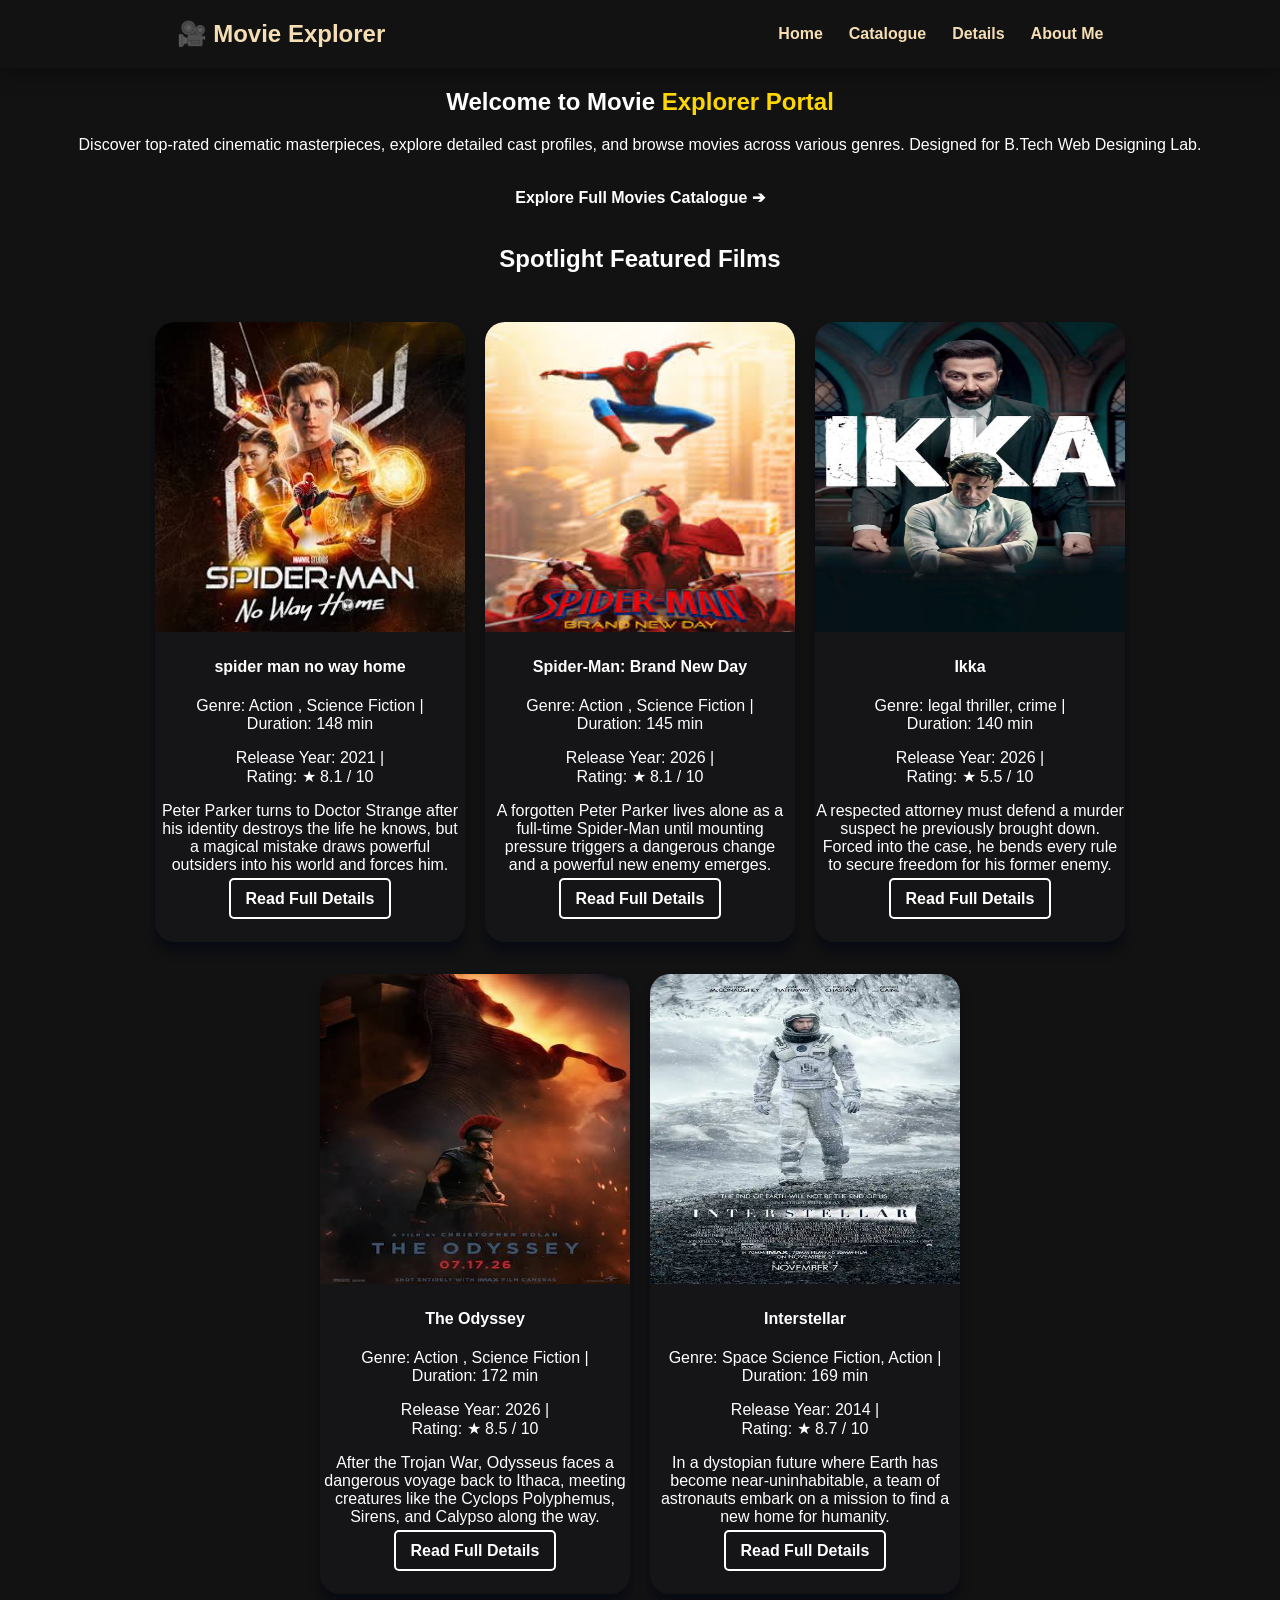
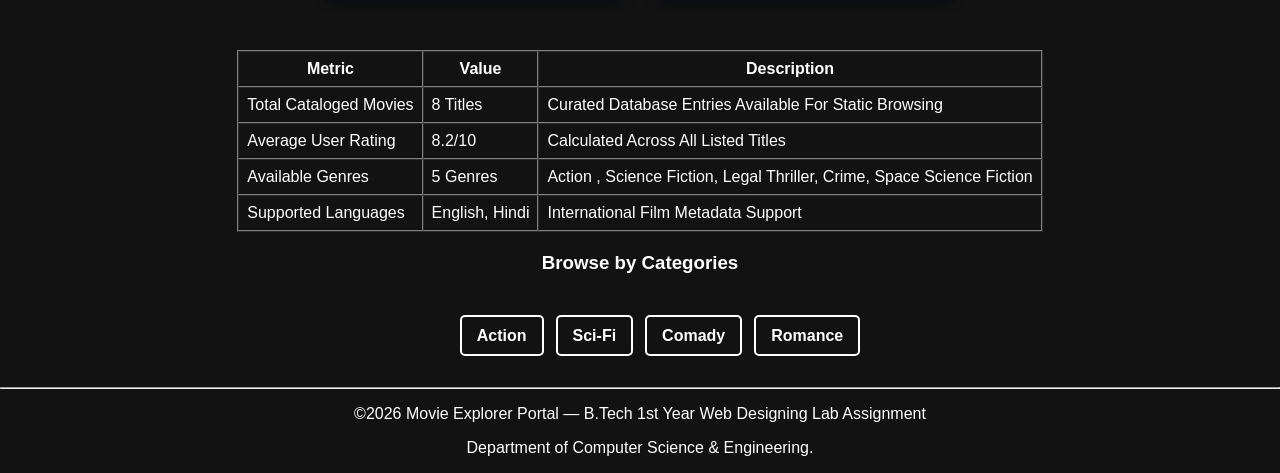
<file: index.html>
<!doctype html>
<html lang="en">
  <head>
    <meta charset="UTF-8" />
    <meta name="viewport" content="width=device-width, initial-scale=1.0" />
    <link rel="stylesheet" href="CSS/style.css" />
    <link rel="stylesheet" href="CSS/Animations.css" />
    <link rel="preconnect" href="https://fonts.googleapis.com">
    <link rel="preconnect" href="https://fonts.gstatic.com" crossorigin>
    <link href="https://fonts.googleapis.com/css2?family=Orbitron:wght@400..900&display=swap" rel="stylesheet">
    <title>MovieExplorer - Home</title>
  </head>
  <body>
    <!-- This is Header / Nevigation Bar of My website  -->
    <header>
        <h2><a href="index.html">🎥 Movie Explorer</a></h2>
        <nav class="nav-links center">
            <ul>
            <li><a href="index.html">Home</a></li>
            <li><a href="Pages/Catalogue.html">Catalogue</a></li>
            <li><a href="Pages/Details.html">Details</a></li>
            <li><a href="Pages/About.html">About Me</a></li>
            </ul>
        </nav>
    </header>
    <!-- This is Main section of My Website's Home Page -->
    <main>
        <section class="center">
            <h1>Welcome to Movie <span style="color: gold;">Explorer Portal</span></h1>
            <p>Discover top-rated cinematic masterpieces, explore detailed cast profiles, and browse movies across various genres. Designed for B.Tech Web Designing Lab.</p><br>
            <a href="./Catalogue.html" class="link">Explore Full Movies Catalogue &#10132;</a>
        </section>
        <br>
        <section>
            <h1 class="center">Spotlight Featured Films</h1><br>
            <div class="cards">
                <article class="card">
                    <img src="./Media/Movie_1.jpeg" alt="image not loaded" class="img" />
                    <div class="pad-5">
                        <h4>spider man no way home</h4>
                        <p>Genre: Action , Science Fiction |<br />Duration: 148 min</p>
                        <p>Release Year: 2021 |<br />Rating: ★ 8.1 / 10</p>
                        <p>Peter Parker turns to Doctor Strange after his identity destroys the life he knows, but a magical mistake draws powerful outsiders into his world and forces him.</p>
                        <a href="./Details.html#movie-1">Read Full Details</a>
                    </div>
                </article>
                <article class="card">
                    <img src="./Media/Movie_2.jpeg" alt="image not loaded" class="img" />
                    <div class="pad-5">
                        <h4>Spider-Man: Brand New Day</h4>
                        <p>Genre: Action , Science Fiction |<br />Duration: 145 min</p>
                        <p>Release Year: 2026 |<br />Rating: ★ 8.1 / 10</p>
                        <p>A forgotten Peter Parker lives alone as a full-time Spider-Man until mounting pressure triggers a dangerous change and a powerful new enemy emerges.</p>
                        <a href="./Details.html#movie-2">Read Full Details</a>
                    </div>
                </article>
                <article class="card">
                    <img src="./Media/Movie_3.jpeg" alt="image not loaded" class="img" />
                    <h4>Ikka</h4>
                    <p>Genre: legal thriller, crime |<br />Duration: 140 min</p>
                    <p>Release Year: 2026 |<br />Rating: ★ 5.5 / 10</p>
                    <p>A respected attorney must defend a murder suspect he previously brought down. Forced into the case, he bends every rule to secure freedom for his former enemy.</p>
                    <a href="./Details.html#movie-3">Read Full Details</a>
                </article>
                <article class="card">
                    <img src="./Media/Movie_4.jpeg" alt="image not loaded" class="img" />
                    <h4>The Odyssey</h4>
                    <p>Genre: Action , Science Fiction |<br />Duration: 172 min</p>
                    <p>Release Year: 2026 |<br />Rating: ★ 8.5 / 10</p>
                    <p>After the Trojan War, Odysseus faces a dangerous voyage back to Ithaca, meeting creatures like the Cyclops Polyphemus, Sirens, and Calypso along the way.</p>
                    <a href="./Details.html#movie-4">Read Full Details</a>
                </article>
                <article class="card">
                    <img src="./Media/Movie_5.webp" alt="image not loaded" class="img" />
                    <h4>Interstellar</h4>
                    <p>Genre: Space Science Fiction, Action |<br />Duration: 169 min</p>
                    <p>Release Year: 2014 |<br />Rating: ★ 8.7 / 10</p>
                    <p>In a dystopian future where Earth has become near-uninhabitable, a team of astronauts embark on a mission to find a new home for humanity.</p>
                    <a href="./Details.html#movie-5">Read Full Details</a>
                </article>
            </div>
        </section>
        <br><br>
        <section>
            <table border="1" style="margin: 20px auto;" cellpadding="8" cellspacing="0"> 
                <tr>
                    <th>Metric</th>
                    <th>Value</th>
                    <th>Description</th>
                </tr>
                <tr>
                    <td>Total Cataloged Movies</td>
                    <td>8 Titles</td>
                    <td>Curated Database Entries Available For Static Browsing</td>
                </tr>
                <tr>
                    <td>Average User Rating</td>
                    <td>8.2/10</td>
                    <td>Calculated Across All Listed Titles</td>
                </tr>
                <tr>
                    <td>Available Genres</td>
                    <td>5 Genres</td>
                    <td>Action , Science Fiction, Legal Thriller, Crime, Space Science Fiction</td>
                </tr>
                <tr>
                    <td>Supported Languages</td>
                    <td>English, Hindi </td>
                    <td>International Film Metadata Support</td>
                </tr>
            </table>
            <div class="links">
                <h3 class="center">Browse by Categories</h3>
                <br>
                <ul>
                    <li><a href="Catalogue.html" class="btn">Action</a></li>
                    <li><a href="Catalogue.html" class="btn">Sci-Fi</a></li>
                    <li><a href="Catalogue.html" class="btn">Comady</a></li>
                    <li><a href="Catalogue.html" class="btn">Romance</a></li>
                </ul>
                <br>
            </div>
        </section>
    </main>
    <!-- This is Footer Part Of My Website -->
    <footer class="center">
        <hr>
        <p>&copy;2026 Movie Explorer Portal — B.Tech 1st Year Web Designing Lab Assignment</p>
        <p>Department of Computer Science & Engineering.</p>
    </footer>
    <div class="animation">
        <h1 class="animate" align="center" style="display: inline;"><br></h1>
    </div>
  </body>
</html>
</file>
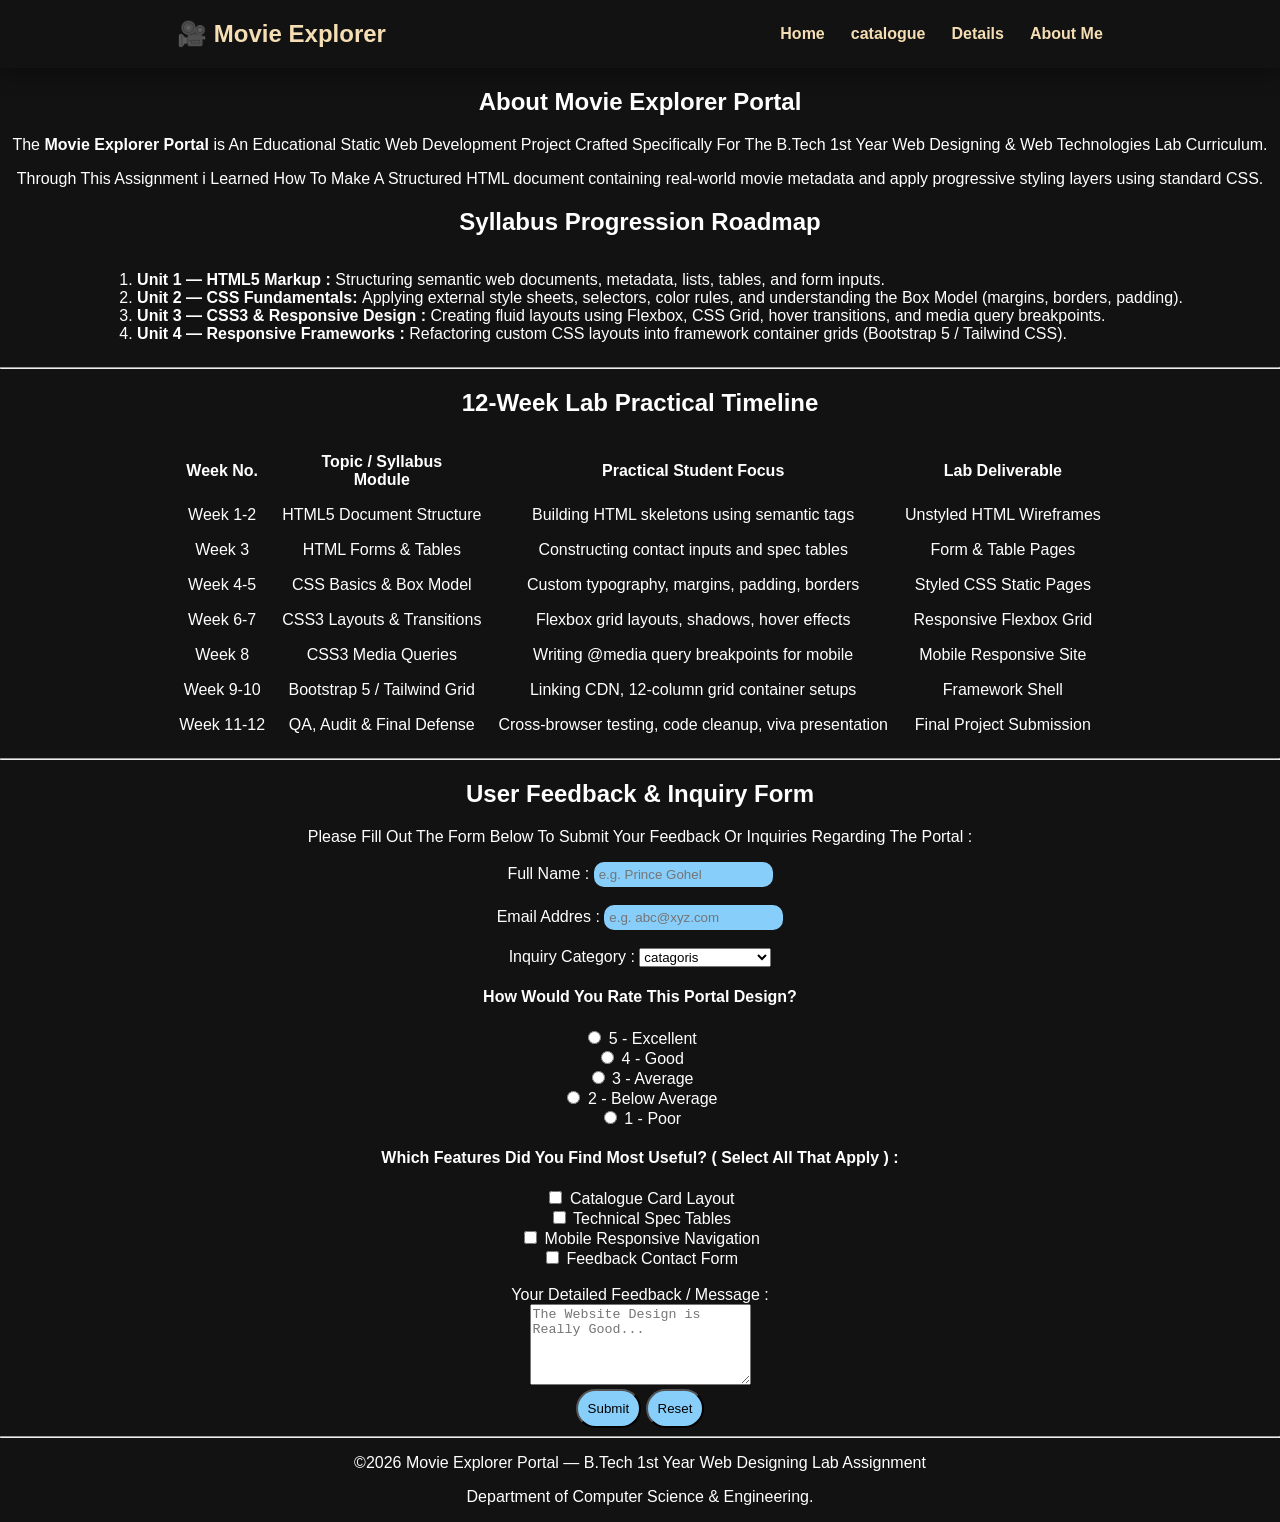
<file: Pages/About.html>
<!doctype html>
<html lang="en">
  <head>
    <meta charset="UTF-8" />
    <meta name="viewport" content="width=device-width, initial-scale=1.0" />
    <title>MovieExplorer - About</title>
    <link rel="stylesheet" href="../CSS/style.css">
    <link rel="stylesheet" href="../CSS/Animations.css">
  </head>
  <body>
    <!-- This is Header / Nevigation Bar of My website  -->
    <header>
      <h2><a href="index.html">🎥 Movie Explorer</a></h2>
      <nav class="links center">
        <ul>
          <li><a href="../index.html">Home</a></li>
          <li><a href="Catalogue.html">catalogue</a></li>
          <li><a href="Details.html">Details</a></li>
          <li><a href="About.html">About Me</a></li>
        </ul>
      </nav>
    </header>
    <!-- This is Main section of My Website's About Page -->
    <main>
      <div class="center">
        <h2>About Movie Explorer Portal</h2>
        <p>The <strong>Movie Explorer Portal</strong> is An Educational Static Web Development Project Crafted Specifically For The B.Tech 1st Year Web Designing & Web Technologies Lab Curriculum.</p>
        <p>Through This Assignment i Learned How To Make A Structured HTML document containing real-world movie metadata and apply progressive styling layers using standard CSS.</p>
      </div>
      <h2 class="center">Syllabus Progression Roadmap</h2>
      <div style="display: flex; flex-direction: column;align-items: center;">
        <ol>
          <li><strong> Unit 1 — HTML5 Markup : </strong>Structuring semantic web documents, metadata, lists, tables, and form inputs.</li>
          <li><strong>Unit 2 — CSS Fundamentals: </strong>Applying external style sheets, selectors, color rules, and understanding the Box Model (margins, borders, padding). </li>
          <li><strong>Unit 3 — CSS3 & Responsive Design : </strong>Creating fluid layouts using Flexbox, CSS Grid, hover transitions, and media query breakpoints. </li>
          <li><strong> Unit 4 — Responsive Frameworks : </strong>Refactoring custom CSS layouts into framework container grids (Bootstrap 5 / Tailwind CSS). </li>
        </ol>
      </div>
      <hr />
      <div class="center">
        <h2>12-Week Lab Practical Timeline</h2>
        <table cellspacing="15" align="center">
          <tr>
            <th>Week No.</th>
            <th>Topic / Syllabus<br />Module</th>
            <th>Practical Student Focus</th>
            <th>Lab Deliverable</th>
          </tr>
          <tr>
            <td>Week 1-2</td>
            <td>HTML5 Document Structure</td>
            <td>Building HTML skeletons using semantic tags</td>
            <td>Unstyled HTML Wireframes</td>
          </tr>
          <tr>
            <td>Week 3</td>
            <td>HTML Forms & Tables</td>
            <td>Constructing contact inputs and spec tables</td>
            <td>Form & Table Pages</td>
          </tr>
          <tr>
            <td>Week 4-5</td>
            <td>CSS Basics & Box Model</td>
            <td>Custom typography, margins, padding, borders</td>
            <td>Styled CSS Static Pages</td>
          </tr>
          <tr>
            <td>Week 6-7</td>
            <td>CSS3 Layouts & Transitions</td>
            <td>Flexbox grid layouts, shadows, hover effects</td>
            <td>Responsive Flexbox Grid</td>
          </tr>
          <tr>
            <td>Week 8</td>
            <td>CSS3 Media Queries</td>
            <td>Writing @media query breakpoints for mobile </td>
            <td>Mobile Responsive Site</td>
          </tr>
          <tr>
            <td>Week 9-10</td>
            <td>Bootstrap 5 / Tailwind Grid</td>
            <td>Linking CDN, 12-column grid container setups</td>
            <td>Framework Shell</td>
          </tr>
          <tr>
            <td>Week 11-12</td>
            <td>QA, Audit & Final Defense</td>
            <td>Cross-browser testing, code cleanup, viva presentation</td>
            <td>Final Project Submission</td>
          </tr>
        </table>
      </div>
      <hr />
      <div class="center">
        <h2>User Feedback & Inquiry Form</h2>
        <p>Please Fill Out The Form Below To Submit Your Feedback Or Inquiries Regarding The Portal : </p>
        <form>
          <label for="fname">Full Name : </label>
          <input type="text" name="fname" id="fname" placeholder="e.g. Prince Gohel"/><br /><br>
          <label for="email">Email Addres : </label>
          <input type="text" name="email" id="email" placeholder="e.g. abc@xyz.com"/><br /><br>
          <label for="option">Inquiry Category : </label>
          <select name="option" id="option">
            <option value="gen-fed" selected disabled>catagoris</option>
            <option value="gen-fed">General Feedback</option>
            <option value="gen-fed">General Feedback</option>
            <option value="gen-fed">General Feedback</option>
          </select>
          <h4>How Would You Rate This Portal Design?</h4>
          <input type="radio" name="rate" id="5star"/>
          <label for="5star">5 - Excellent</label><br />
          <input type="radio" name="rate" id="4star"/>
          <label for="4star">4 - Good</label><br />
          <input type="radio" name="rate" id="3star"/>
          <label for="3star">3 - Average</label><br />
          <input type="radio" name="rate" id="2star"/>
          <label for="2star">2 - Below Average</label><br />
          <input type="radio" name="rate" id="1star"/>
          <label for="1star">1 - Poor</label><br />

          <h4>Which Features Did You Find Most Useful? ( Select All That Apply ) : </h4>

          <input type="checkbox" id="ccl"/>
          <label for="ccl">Catalogue Card Layout</label><br>
          <input type="checkbox" id="tst"/>
          <label for="tst">Technical Spec Tables</label><br>
          <input type="checkbox" id="mrn"/>
          <label for="mrn">Mobile Responsive Navigation  </label><br>
          <input type="checkbox" id="fcf"/>
          <label for="fcf">Feedback Contact Form</label><br><br>
          <label for="">Your Detailed Feedback / Message :</label><br>
          <textarea name="Feedbackbox" id="Feedbackbox" rows="5" cols="25" placeholder="The Website Design is Really Good..."></textarea><br>
          <input type="submit" value="Submit">
          <input type="reset" value="Reset">
        </form>
      </div>
    </main>
    <!-- This is Footer Part Of My Website -->
    <footer class="center">
      <hr />
      <p>&copy;2026 Movie Explorer Portal — B.Tech 1st Year Web Designing Lab Assignment</p>
      <p>Department of Computer Science & Engineering.</p>
    </footer>
  </body>
</html>
</file>
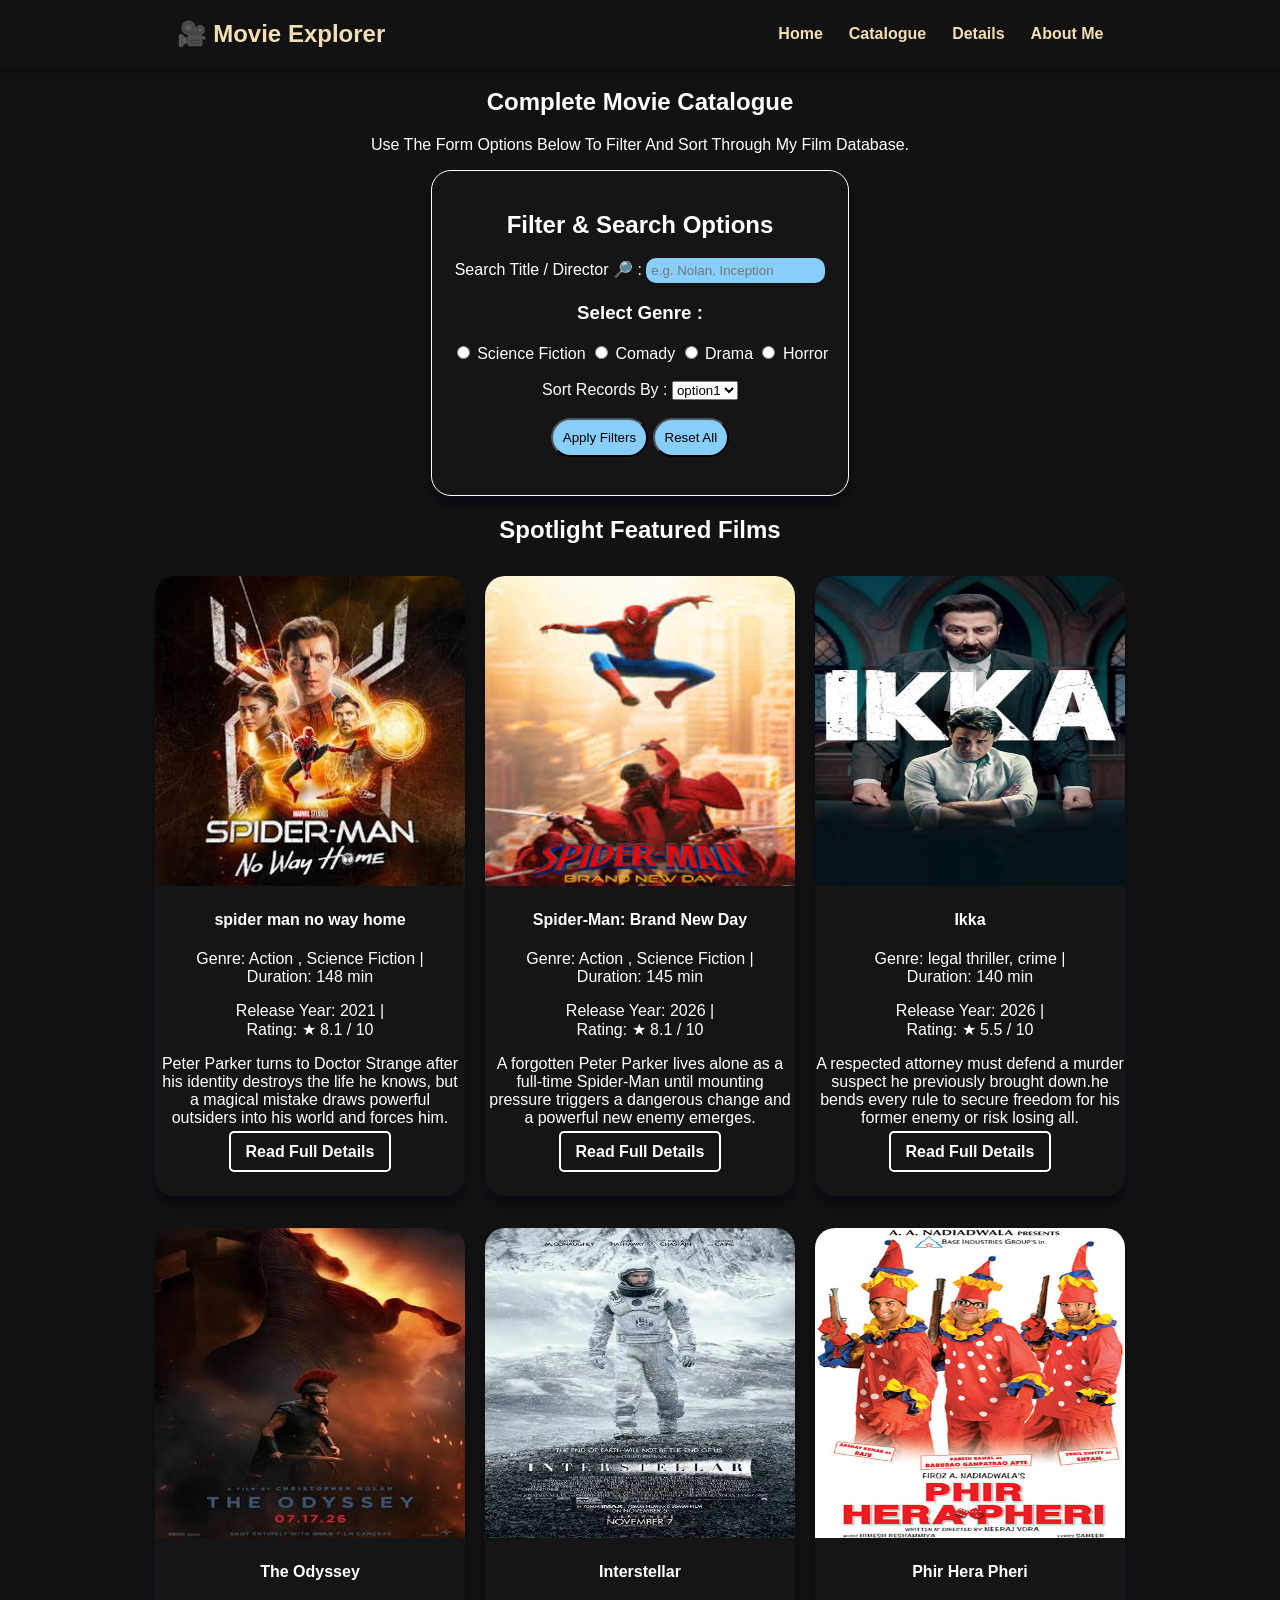
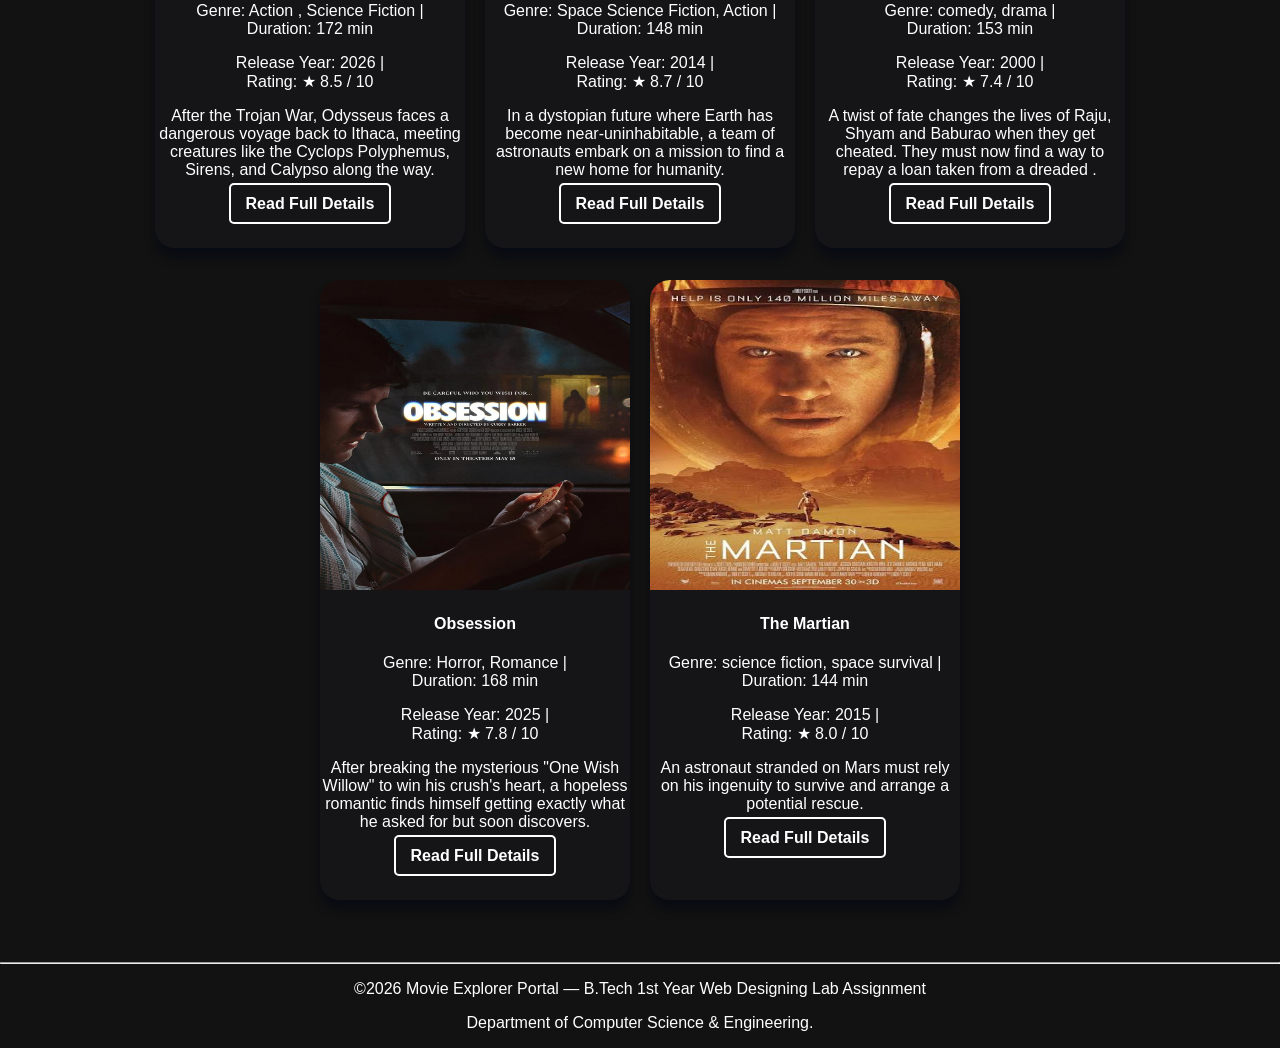
<file: Pages/Catalogue.html>
<!doctype html>
<html lang="en">

<head>
    <meta charset="UTF-8" />
    <meta name="viewport" content="width=device-width, initial-scale=1.0" />
    <title>MovieExplorer - Catalogue</title>
    <link rel="stylesheet" href="../CSS/style.css">
    <link rel="stylesheet" href="../CSS/Animations.css">
</head>

<body>
    <!-- This is Header / Nevigation Bar of My website  -->
    <header>
        <h2><a href="index.html">🎥 Movie Explorer</a></h2>
      <nav class="links center">
        <ul>
          <li><a href="../index.html">Home</a></li>
          <li><a href="Catalogue.html">Catalogue</a></li>
          <li><a href="Details.html">Details</a></li>
          <li><a href="About.html">About Me</a></li>
        </ul>
      </nav>
    </header>
    <!-- This is Main section of My Website's Catalogue Page -->
    <main>
        <div class="center">
            <h2>Complete Movie Catalogue</h2>
            <p>Use The Form Options Below To Filter And Sort Through My Film Database.</p>
        </div>
        <section class="search-sec center">
            <h2>Filter & Search Options</h2>
            <form>
                <label for="search">Search Title / Director &#x1F50E; : </label>
                <input type="text" name="search" id="search" placeholder="e.g. Nolan, Inception">
                <h3>Select Genre :</h3>
                <input type="radio" name="Genre" id="si-fi">
                <label for="si-fi">Science Fiction </label>
                <input type="radio" name="Genre" id="comady">
                <label for="comady">Comady</label>
                <input type="radio" name="Genre" id="drama">
                <label for="drama">Drama </label>
                <input type="radio" name="Genre" id="horror">
                <label for="horror">Horror </label><br><br>
                <label for="op">Sort Records By :</label>
                <select name="op" id="op">
                    <option value="option1">option1</option>
                    <option value="option2">option2</option>
                    <option value="option3">option3</option>
                </select><br><br>
                <input type="submit" value="Apply Filters">
                <input type="reset" value="Reset All"><br><br>
            </form>
            <!-- <hr> -->
        </section>

        <section>
            <h2 class="center">Spotlight Featured Films</h2>
            <div class="cards">
                <article class="card">
                        <img src="../Media/Movie_1.jpeg" alt="image not loaded" class="img" loading="lazy"/>
                        <div class="pad-5">
                            <h4>spider man no way home</h4>
                            <p>Genre: Action , Science Fiction |<br />Duration: 148 min</p>
                            <p>Release Year: 2021 |<br />Rating: ★ 8.1 / 10</p>
                            <p>Peter Parker turns to Doctor Strange after his identity destroys the life he knows, but a magical mistake draws powerful outsiders into his world and forces him.</p>
                            <a href="./Details.html#movie-1">Read Full Details</a>
                        </div>
                </article>
                <article class="card">
                    <img src="../Media/Movie_2.jpeg" alt="image not loaded" class="img" loading="lazy"/>
                    <h4>Spider-Man: Brand New Day</h4>
                    <p>Genre: Action , Science Fiction |<br />Duration: 145 min</p>
                    <p>Release Year: 2026 |<br />Rating: ★ 8.1 / 10</p>
                    <p>A forgotten Peter Parker lives alone as a full-time Spider-Man until mounting pressure triggers a dangerous change and a powerful new enemy emerges.</p>
                    <a href="./Details.html#movie-2">Read Full Details</a>
                </article>
                <article class="card">
                    <img src="../Media/Movie_3.jpeg" alt="image not loaded" class="img" loading="lazy"/>
                    <h4>Ikka</h4>
                    <p>Genre: legal thriller, crime |<br />Duration: 140 min</p>
                    <p>Release Year: 2026 |<br />Rating: ★ 5.5 / 10</p>
                    <p>A respected attorney must defend a murder suspect he previously brought down.he bends every rule to secure freedom for his former enemy or risk losing all.</p>
                    <a href="./Details.html#movie-3">Read Full Details</a>
                </article>
                <article class="card">
                    <img src="../Media/Movie_4.jpeg" alt="image not loaded" class="img" loading="lazy"/>
                    <h4>The Odyssey</h4>
                    <p>Genre: Action , Science Fiction |<br />Duration: 172 min</p>
                    <p>Release Year: 2026 |<br />Rating: ★ 8.5 / 10</p>
                    <p>After the Trojan War, Odysseus faces a dangerous voyage back to Ithaca, meeting creatures like the Cyclops Polyphemus, Sirens, and Calypso along the way.</p>
                    <a href="./Details.html#movie-4">Read Full Details</a>
                </article>
                <article class="card">
                    <img src="../Media/Movie_5.webp" alt="image not loaded" class="img" loading="lazy"/>
                    <h4>Interstellar</h4>
                    <p>Genre: Space Science Fiction, Action |<br />Duration: 148 min</p>
                    <p>Release Year: 2014 |<br />Rating: ★ 8.7 / 10</p>
                    <p>In a dystopian future where Earth has become near-uninhabitable, a team of astronauts embark on a mission to find a new home for humanity.</p>
                    <a href="./Details.html#movie-5">Read Full Details</a>
                </article>
                <article class="card">
                    <img src="../Media/Movie_6.jpg" alt="image not loaded" class="img" loading="lazy"/>
                    <h4>Phir Hera Pheri</h4>
                    <p>Genre: comedy, drama |<br />Duration: 153 min</p>
                    <p>Release Year: 2000 |<br />Rating: ★ 7.4 / 10</p>
                    <p>A twist of fate changes the lives of Raju, Shyam and Baburao when they get cheated. They must now find a way to repay a loan taken from a dreaded    .</p>
                    <a href="./Details.html#movie-6">Read Full Details</a>
                </article>
                <article class="card">
                    <img src="../Media/Movie_7.jpg" alt="image not loaded" class="img" loading="lazy"/>
                    <h4>Obsession</h4>
                    <p>Genre: Horror, Romance |<br />Duration: 168 min</p>
                    <p>Release Year: 2025 |<br />Rating: ★ 7.8 / 10</p>
                    <p>After breaking the mysterious "One Wish Willow" to win his crush's heart, a hopeless romantic finds himself getting exactly what he asked for but soon discovers.</p>
                    <a href="./Details.html#movie-7">Read Full Details</a>
                </article>
                <article class="card">
                    <img src="../Media/Movie_8.jpeg" alt="image not loaded" class="img" loading="lazy"/>
                    <h4>The Martian</h4>
                    <p>Genre: science fiction, space survival |<br />Duration: 144 min</p>
                    <p>Release Year: 2015 |<br />Rating: ★ 8.0 / 10</p>
                    <p>An astronaut stranded on Mars must rely on his ingenuity to survive and arrange a potential rescue.</p>
                    <a href="./Details.html#movie-8">Read Full Details</a>
                </article>
            </div>
        </section>
    </main>
    <br><br><br>
    <!-- This is Footer Part Of My Website -->
    <footer class="center">
        <hr>
        <p>&copy;2026 Movie Explorer Portal — B.Tech 1st Year Web Designing Lab Assignment</p>
        <p>Department of Computer Science & Engineering.</p>
    </footer>

</body>
</html>
</file>
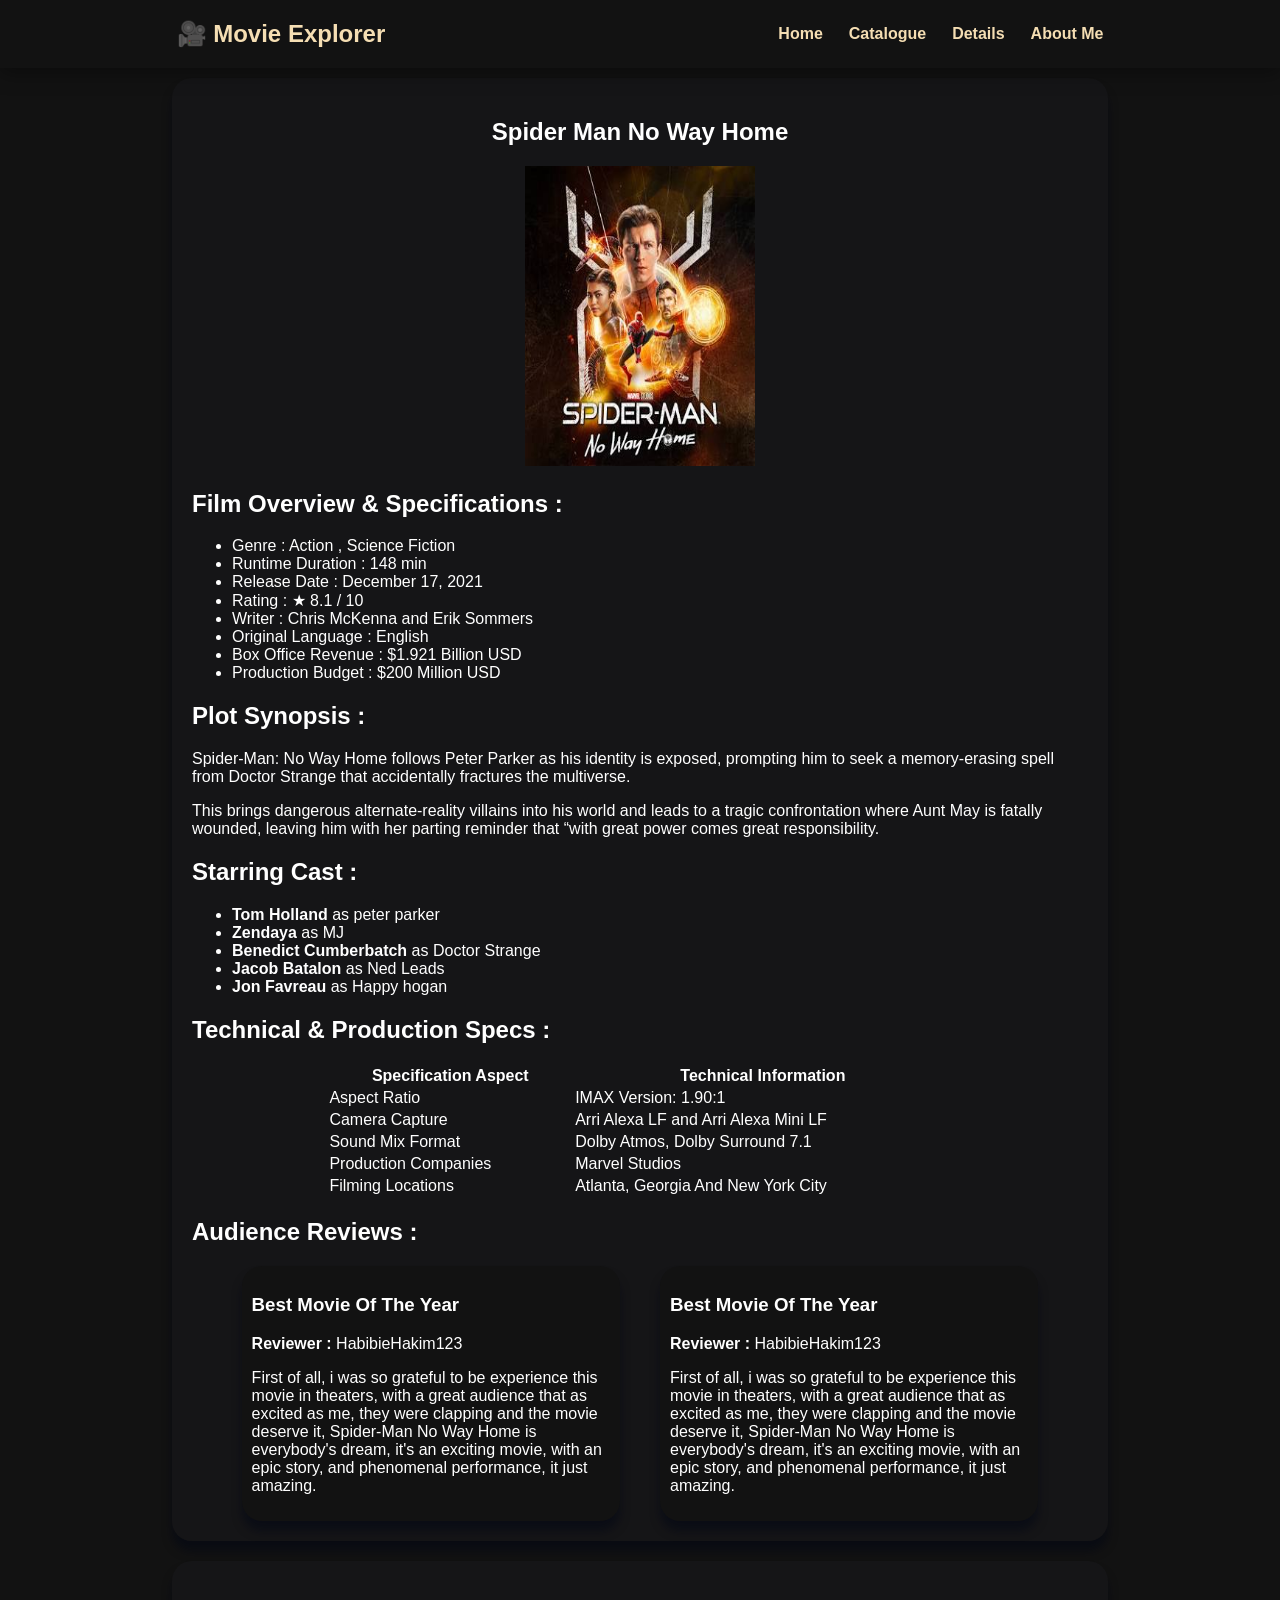
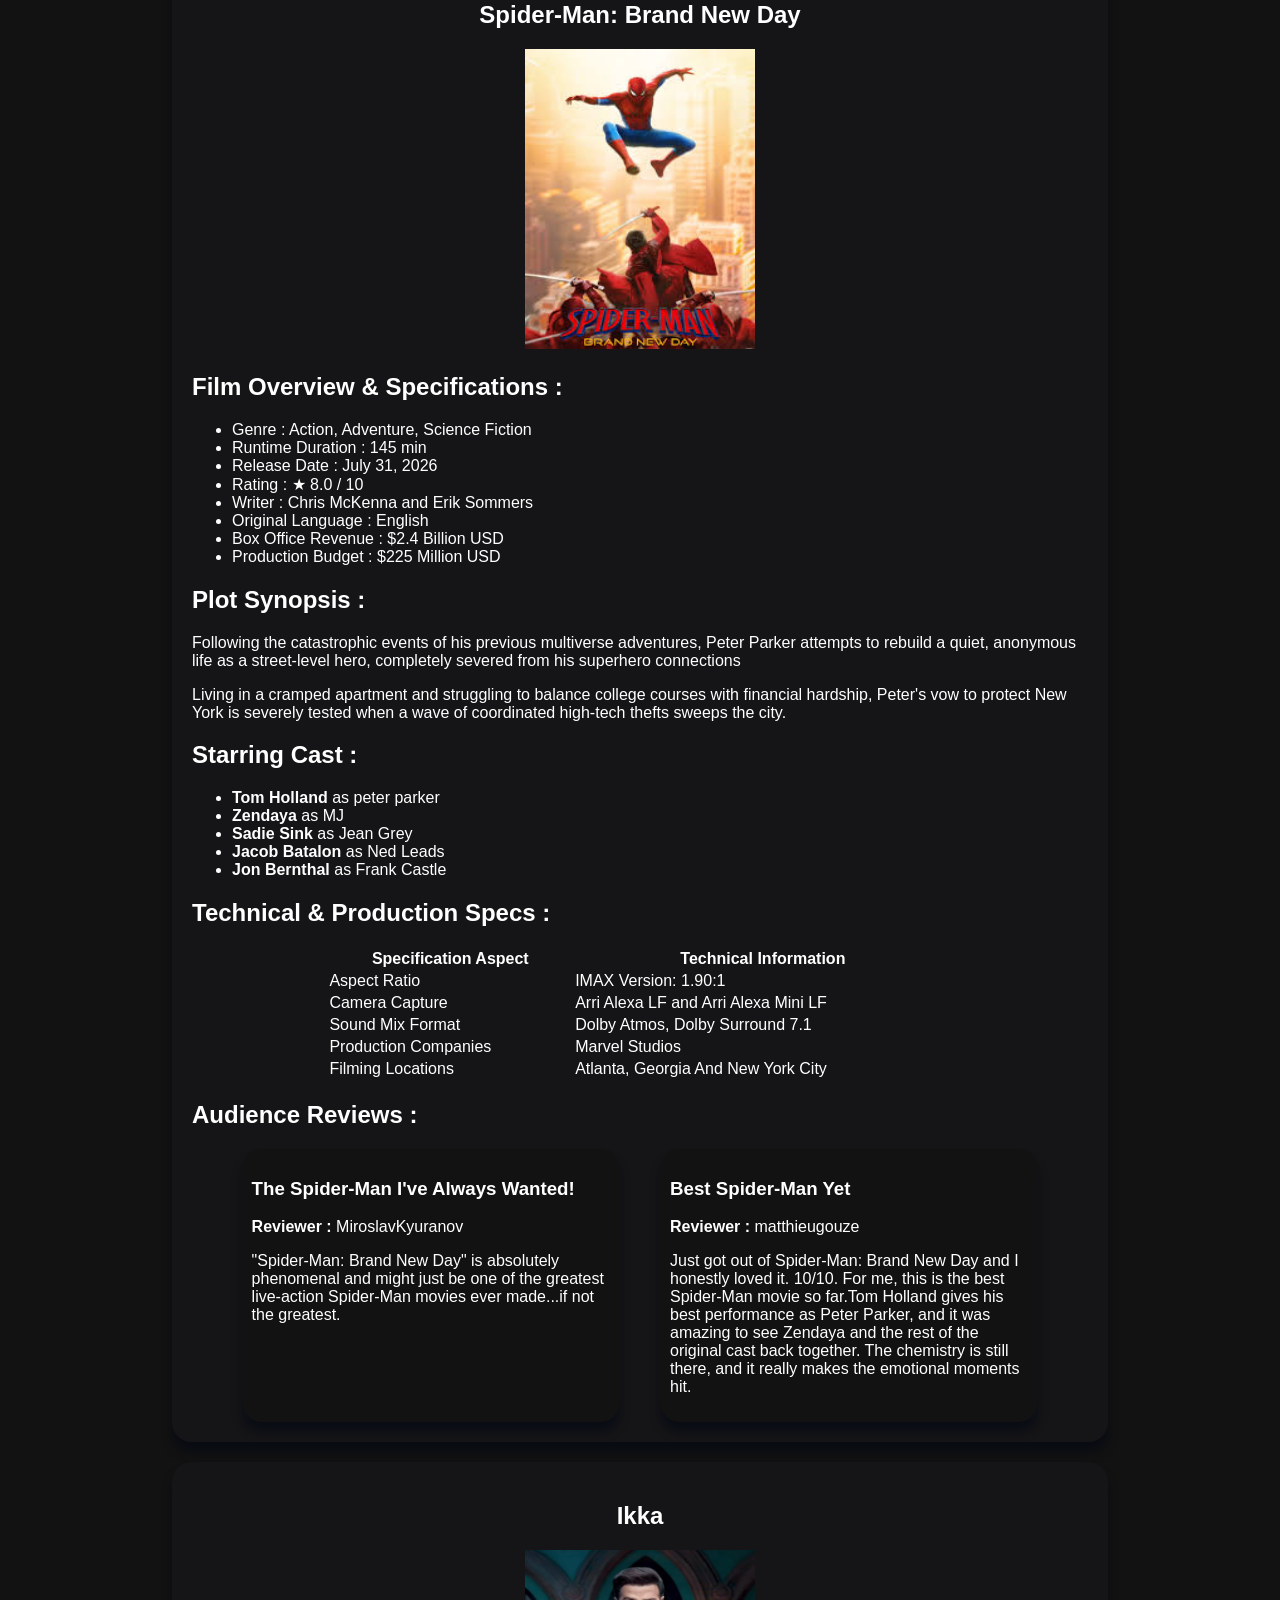
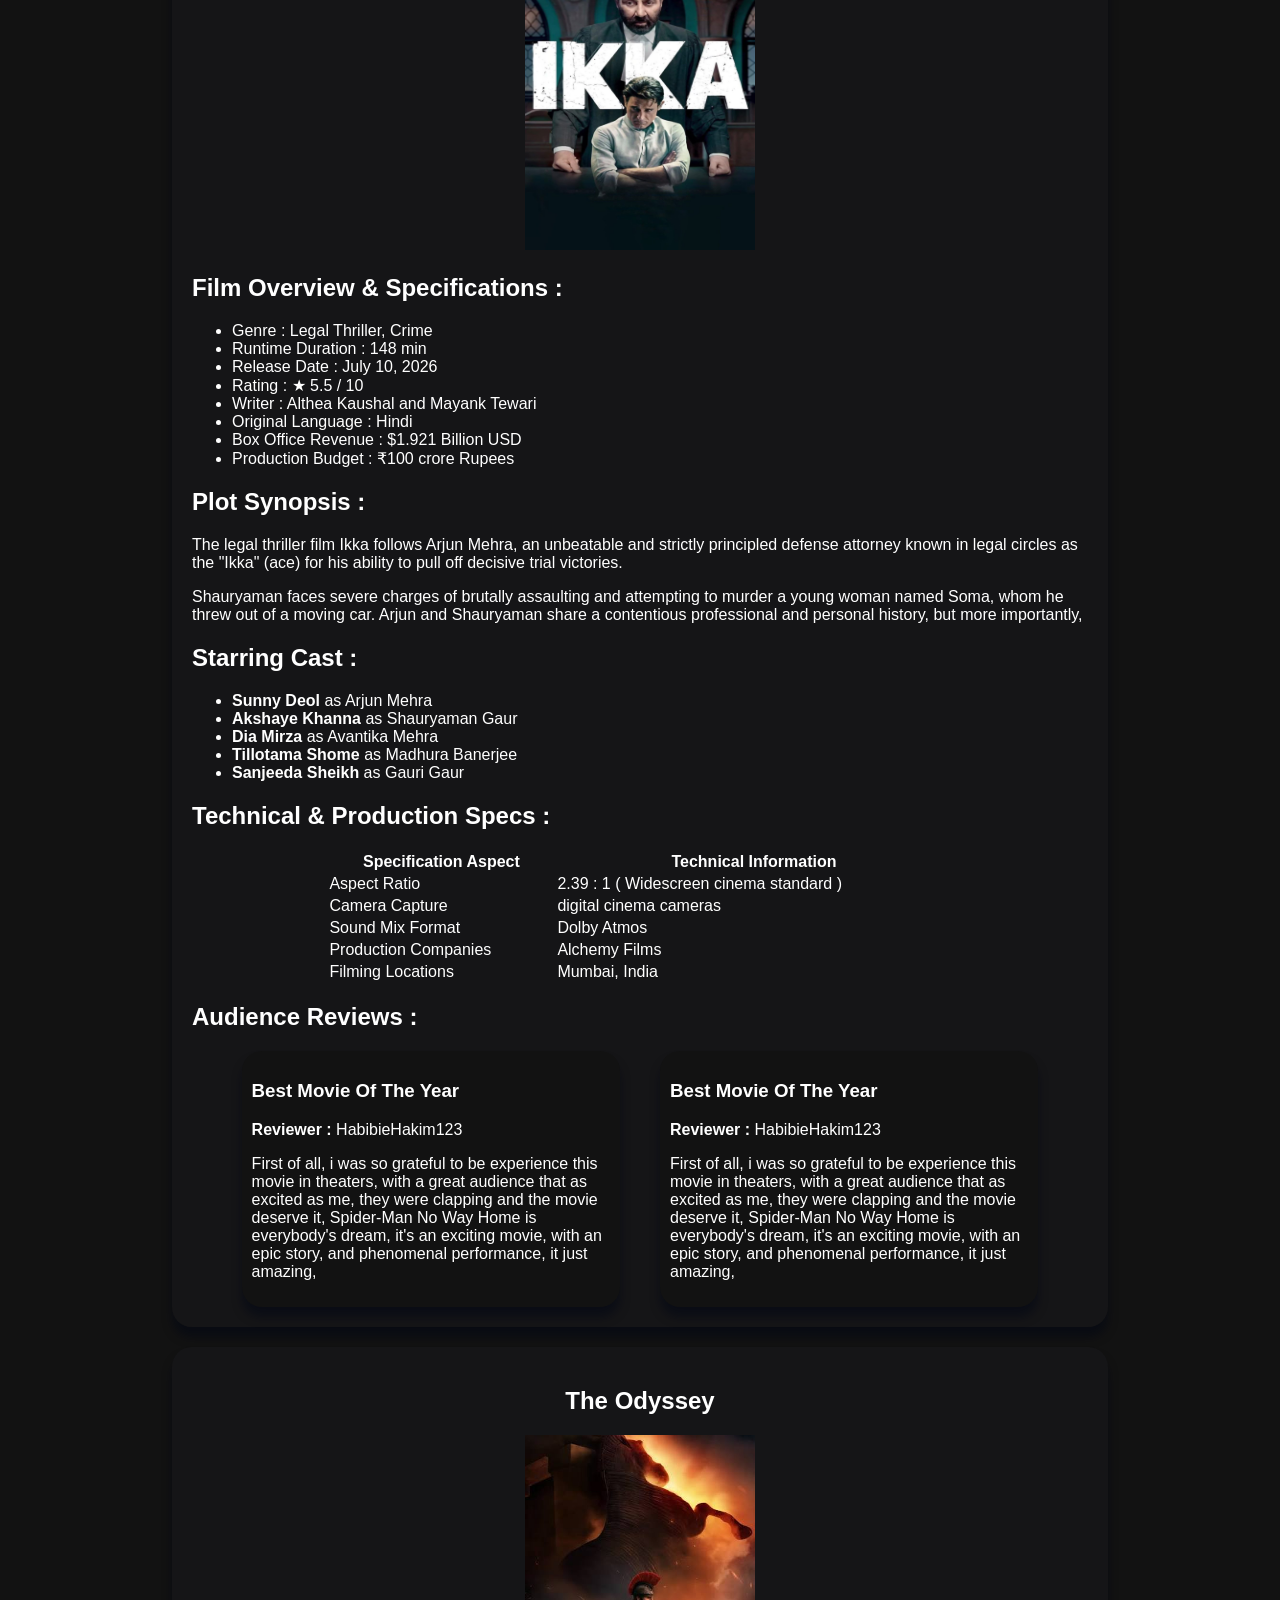
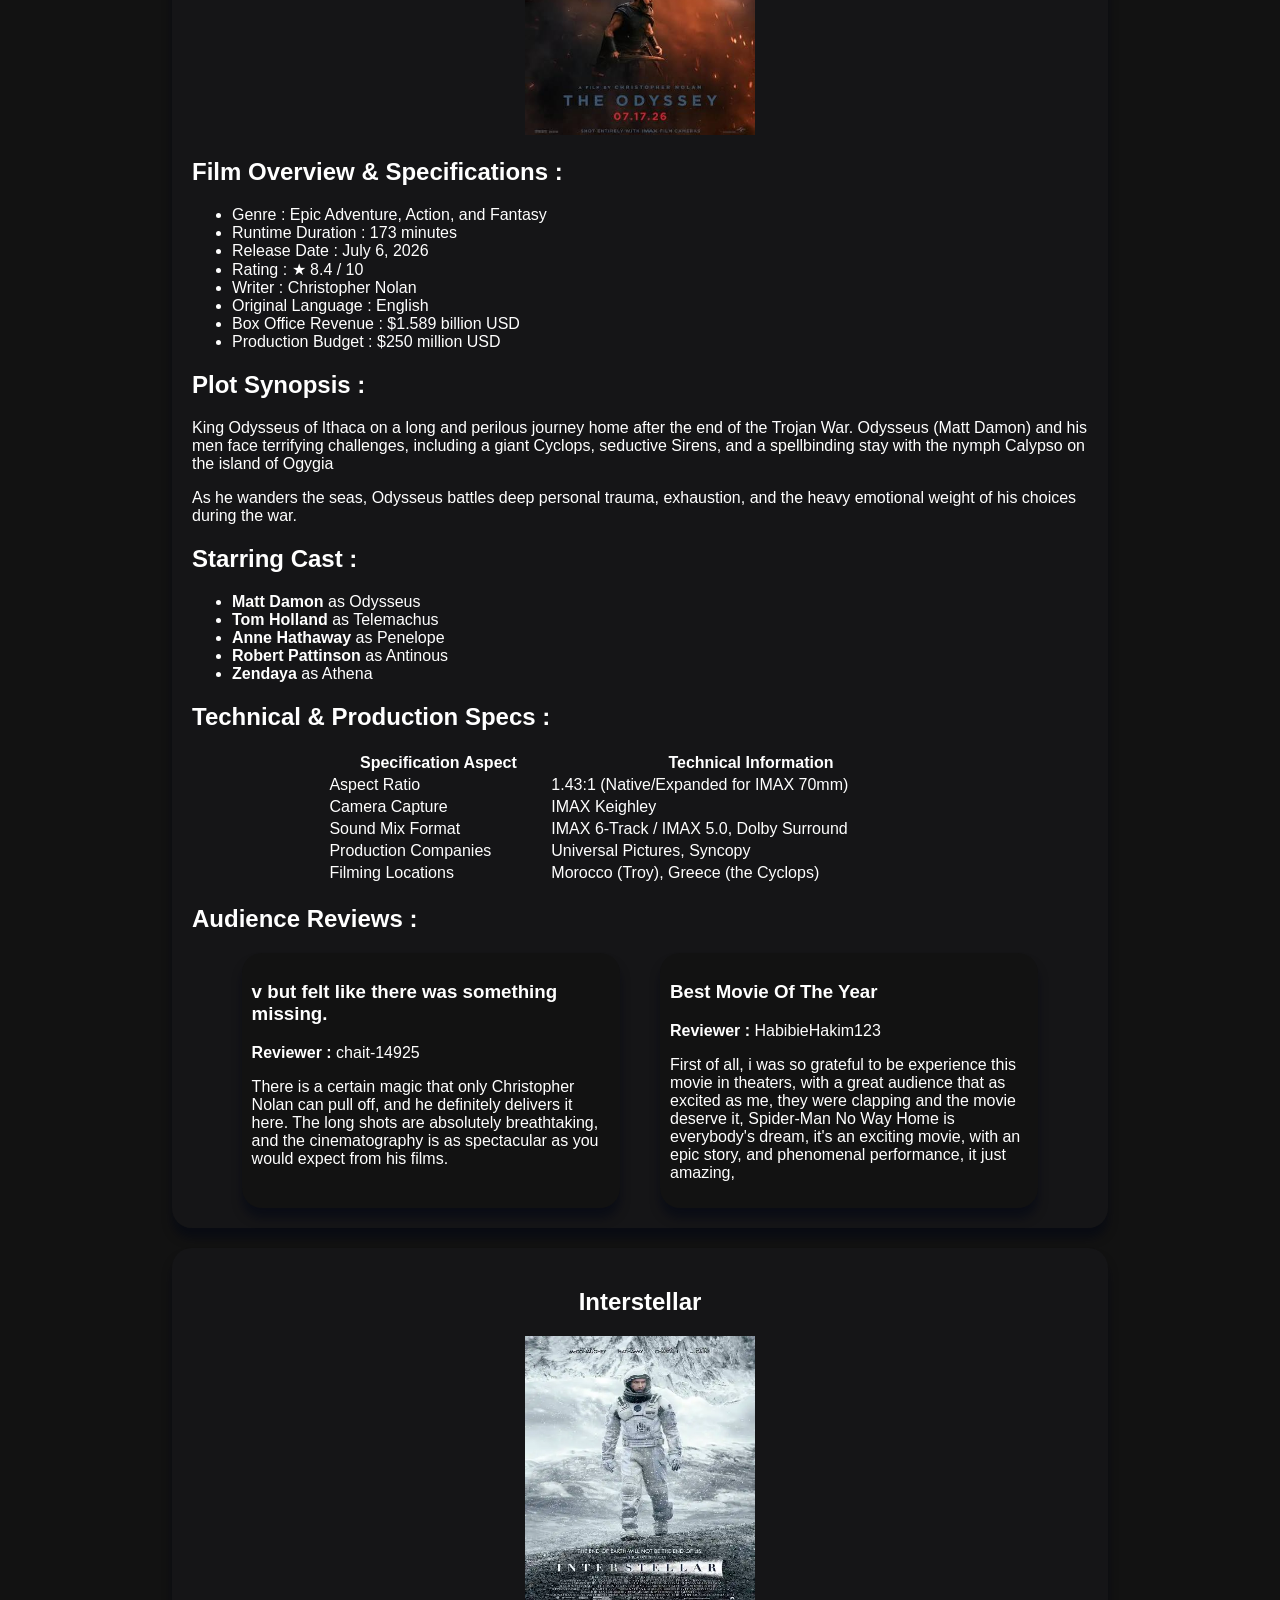
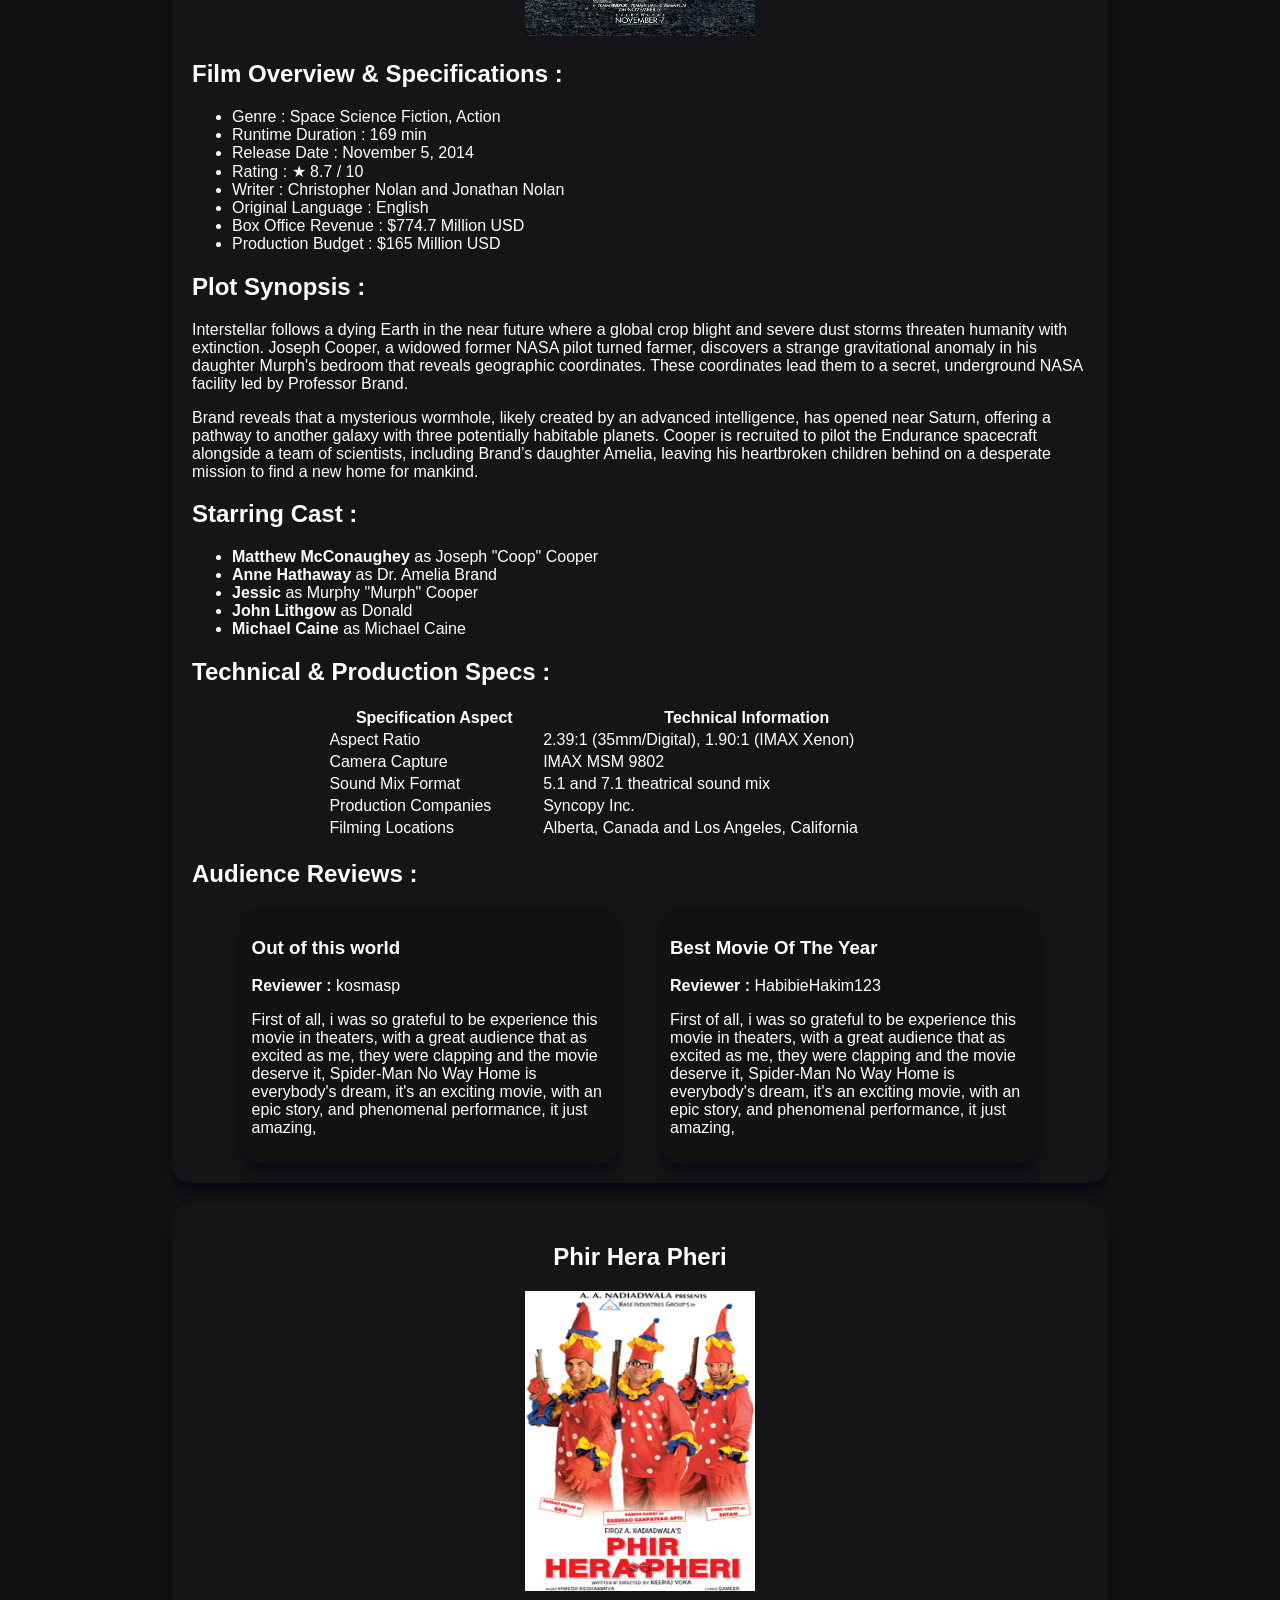
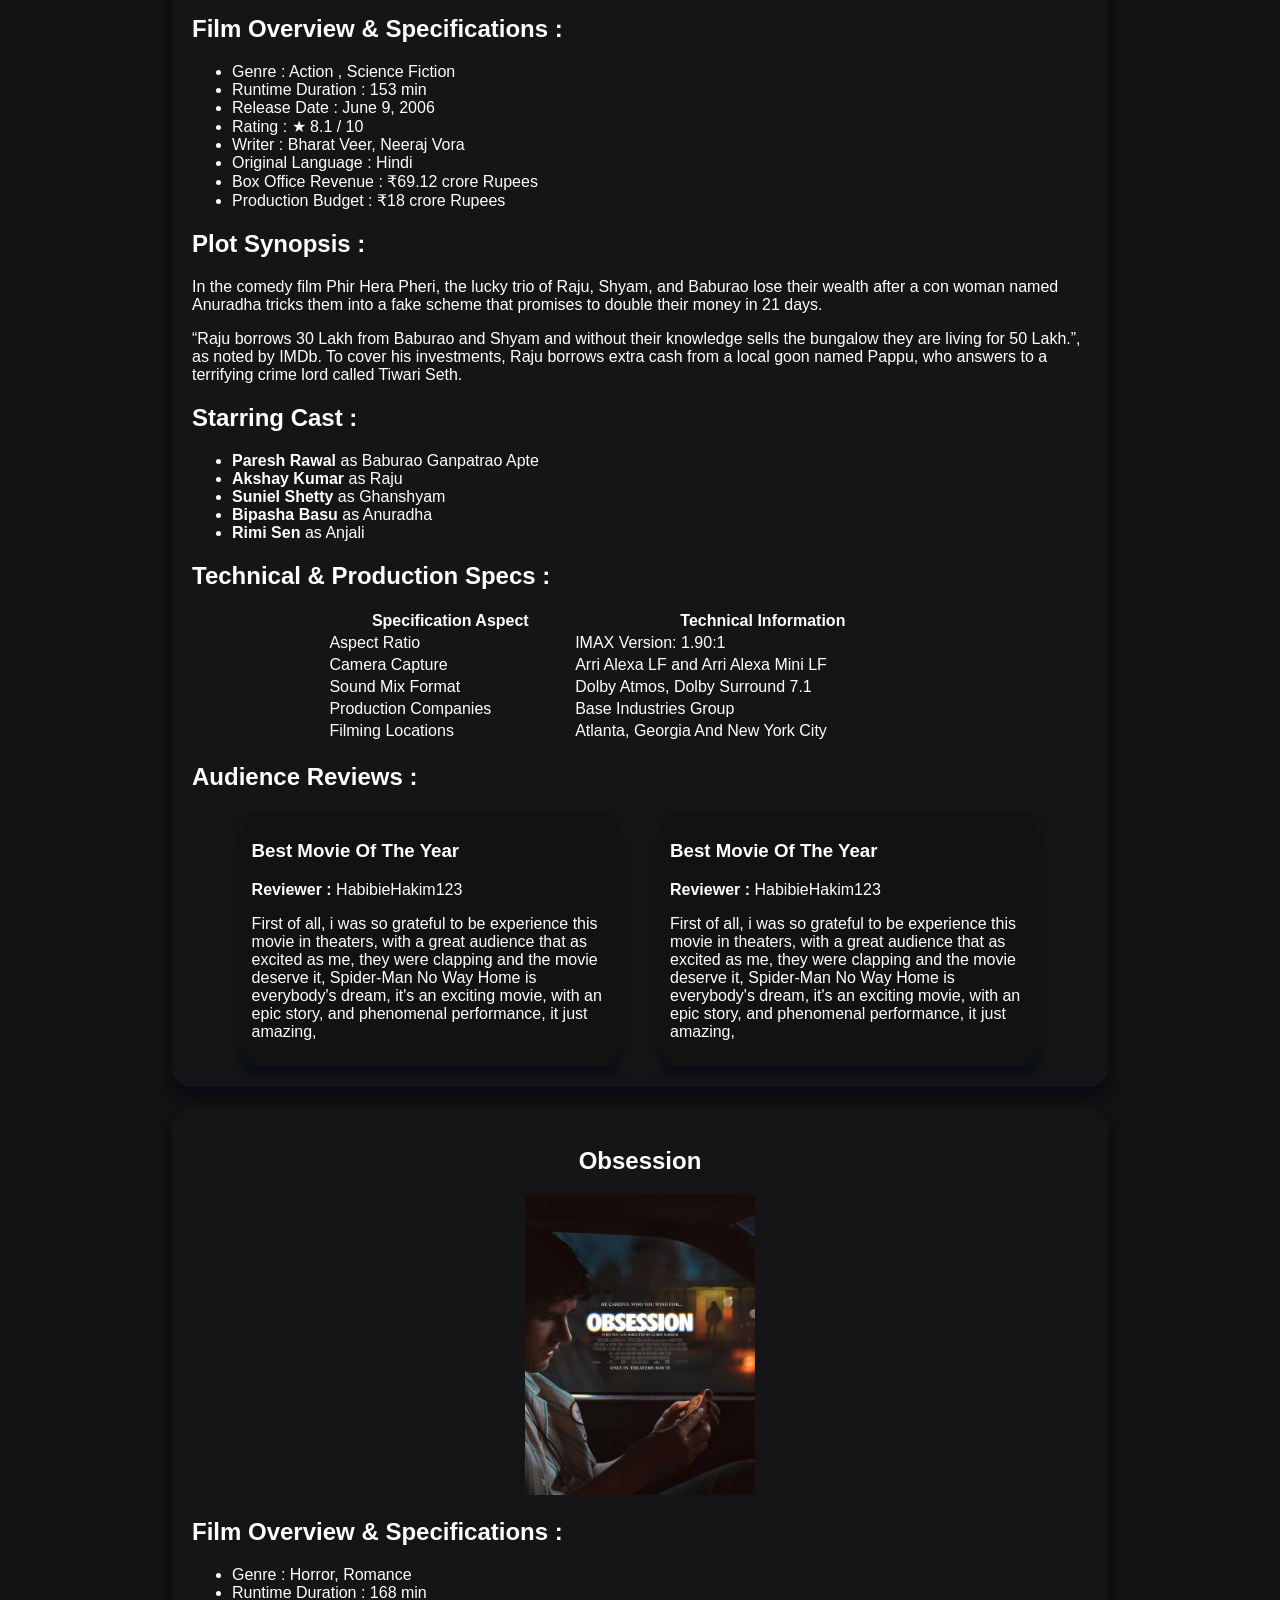
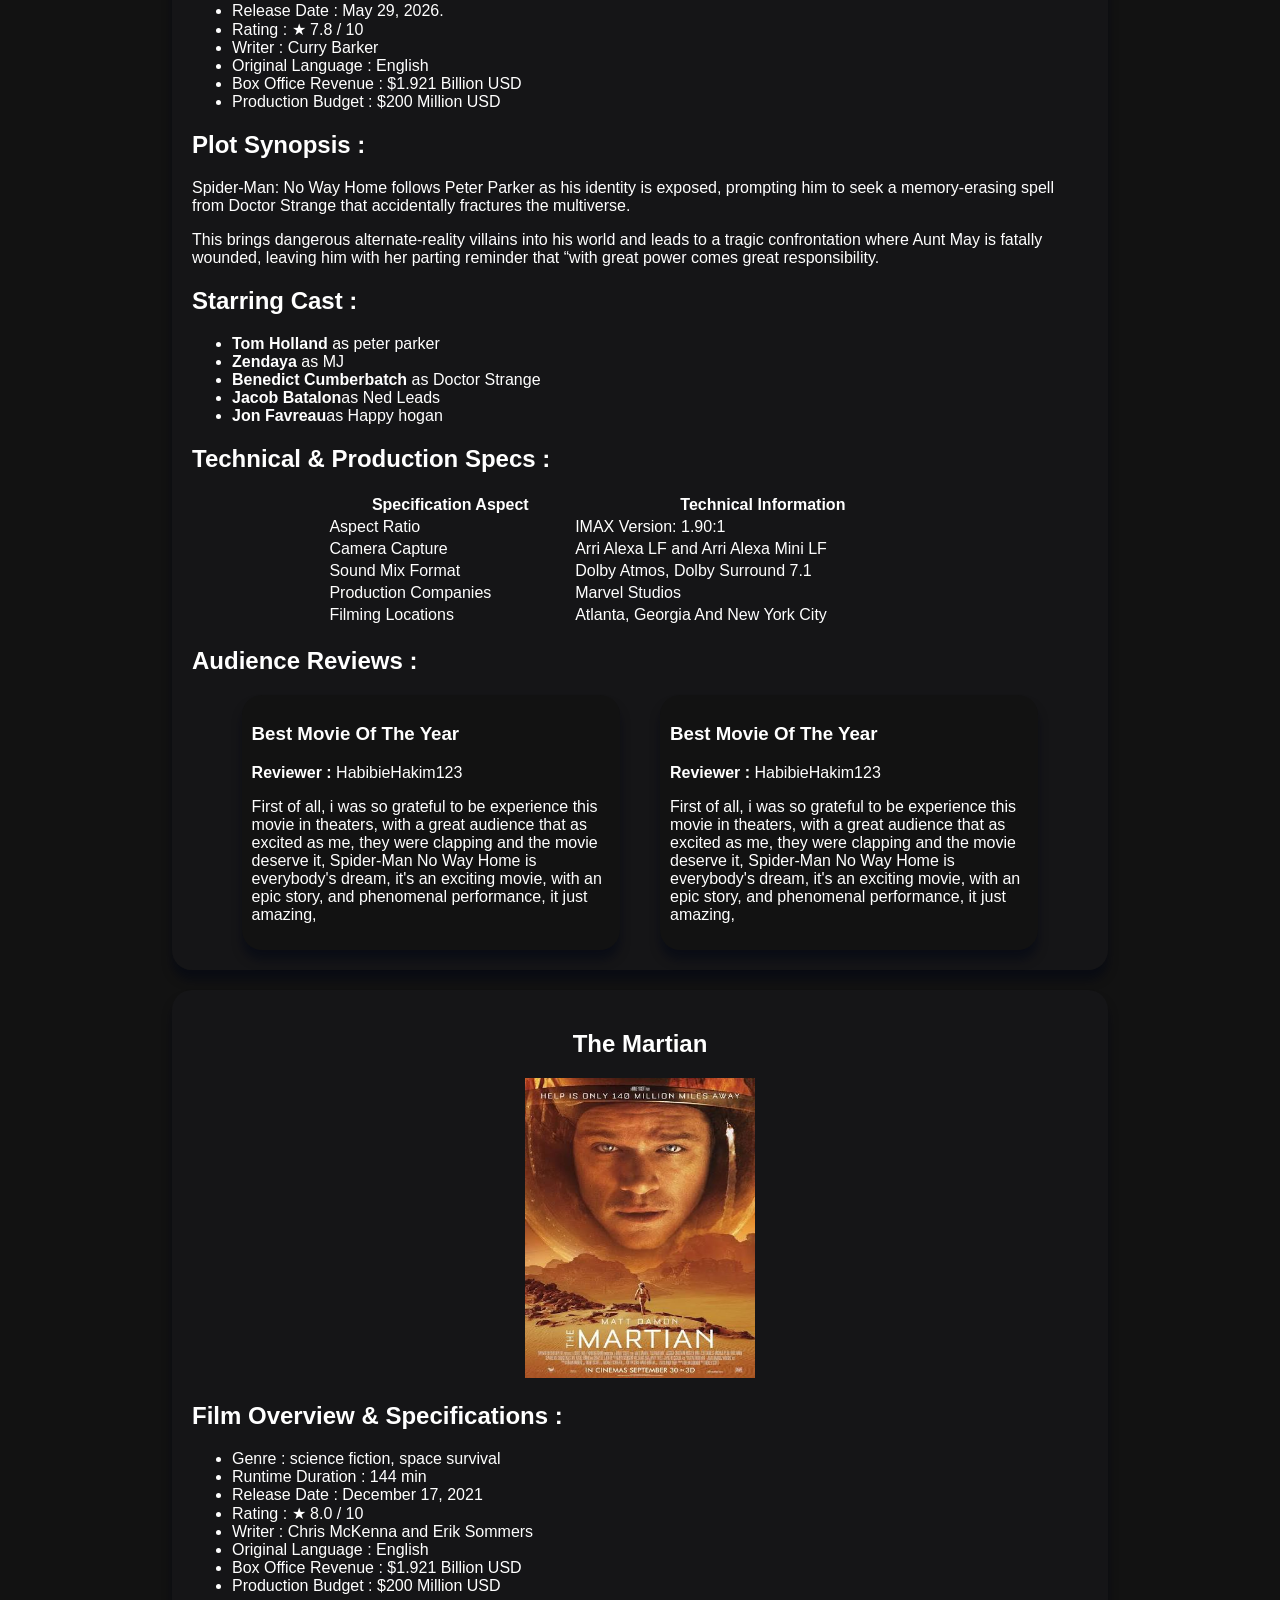
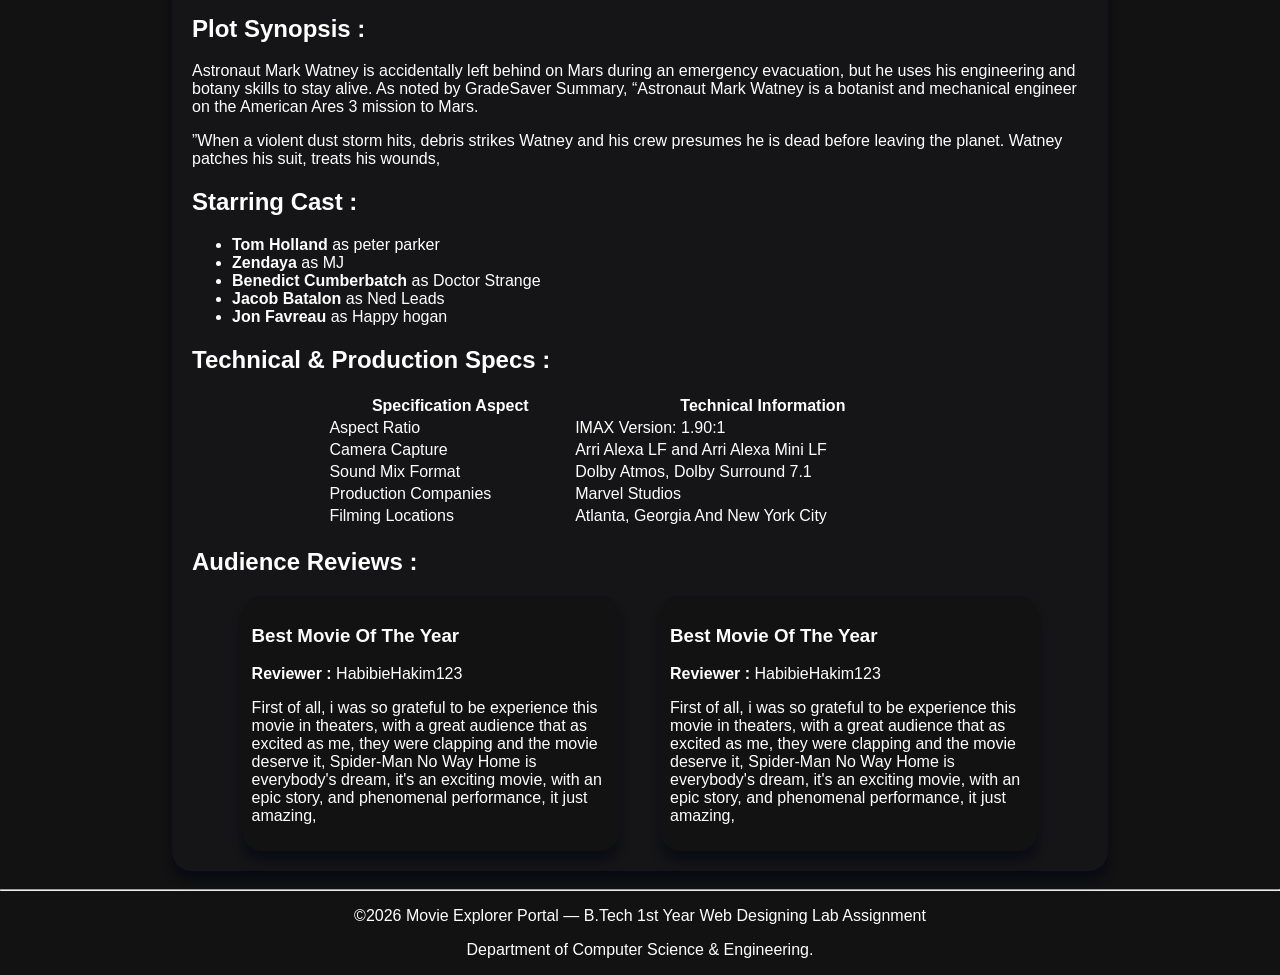
<file: Pages/Details.html>
<!doctype html>
<html lang="en">
  <head>
    <meta charset="UTF-8" />
    <meta name="viewport" content="width=device-width, initial-scale=1.0" />
    <title>MovieExplorer - Details</title>
    <link rel="stylesheet" href="../CSS/style.css">
    <link rel="stylesheet" href="../CSS/Animations.css">
  </head>

  <body>
    <!-- This is Header / Nevigation Bar of My website  -->
    <header>
      <h2><a href="index.html">🎥 Movie Explorer</a></h2>
      <nav class="links center">
        <ul>
          <li><a href="../index.html">Home</a></li>
          <li><a href="Catalogue.html">Catalogue</a></li>
          <li><a href="Details.html">Details</a></li>
          <li><a href="About.html">About Me</a></li>
        </ul>
      </nav>
    </header>
    <!-- This is Main section of My Website's Details Page -->
    <main>
      <div class="details-boxs">
        <article class="details-box" id="movie-1">
          <div class="center">
            <h2>Spider Man No Way Home</h2>
            <img src="../Media/Movie_1.jpeg" alt="image not loaded"/>
          </div>
          <h2>Film Overview & Specifications : </h2>
            <ul>
              <li>Genre : Action , Science Fiction</li>
              <li>Runtime Duration : 148 min</li>
              <li>Release Date : December 17, 2021</li>
              <li>Rating : ★ 8.1 / 10</li>
              <li>Writer : Chris McKenna and Erik Sommers</li>
              <li>Original Language : English</li>
              <li>Box Office Revenue : $1.921 Billion USD</li>
              <li>Production Budget : $200 Million USD</li>
            </ul>

            <h2>Plot Synopsis : </h2>
            <p>Spider-Man: No Way Home follows Peter Parker as his identity is exposed, prompting him to seek a memory-erasing spell from Doctor Strange that accidentally fractures the multiverse.</p>
            <p> This brings dangerous alternate-reality villains into his world and leads to a tragic confrontation where Aunt May is fatally wounded, leaving him with her parting reminder that “with great power comes great responsibility.</p>
            
            <h2>Starring Cast : </h2>
            <ul>
              <li><strong>Tom Holland</strong> as peter parker</li>
              <li><strong>Zendaya</strong> as MJ</li>
              <li><strong>Benedict Cumberbatch</strong> as Doctor Strange</li>
              <li><strong>Jacob Batalon</strong> as Ned Leads</li>
              <li><strong>Jon Favreau</strong> as Happy hogan</li>
            </ul>

            <h2>Technical & Production Specs : </h2>
            <table style="margin-left: auto; margin-right: auto; width: 70%;">
              <tr>
                <th>Specification Aspect</th>
                <th>Technical Information</th>
              </tr>
              <tr>
                <td>Aspect Ratio</td>
                <td>IMAX Version: 1.90:1 </td>
              </tr>
              <tr>
                <td>Camera Capture </td>
                <td>Arri Alexa LF and Arri Alexa Mini LF</td>
              </tr>
              <tr>
                <td>Sound Mix Format</td>
                <td>Dolby Atmos, Dolby Surround 7.1</td>
              </tr>
              <tr>
                <td>Production Companies</td>
                <td>Marvel Studios</td>
              </tr>
              <tr>
                <td>Filming Locations</td>
                <td>Atlanta, Georgia And New York City </td>
              </tr>
            </table>

            <h2>Audience Reviews : </h2>
            <div class="reviews">
              <div class="review">
                <h3>Best Movie Of The Year</h3>
                <p><strong>Reviewer : </strong>HabibieHakim123</p>
                <p>First of all, i was so grateful to be experience this movie in theaters, with a great audience that as excited as me, they were clapping and the movie deserve it, Spider-Man No Way Home is everybody's dream, it's an exciting movie, with an epic story, and phenomenal performance, it just amazing.</p>
              </div>
              <div class="review">  
                <h3>Best Movie Of The Year</h3>
                <p><strong>Reviewer : </strong>HabibieHakim123</p>
                <p>First of all, i was so grateful to be experience this movie in theaters, with a great audience that as excited as me, they were clapping and the movie deserve it, Spider-Man No Way Home is everybody's dream, it's an exciting movie, with an epic story, and phenomenal performance, it just amazing.</p>
            </div>
        </article>

        <article class="details-box" id="movie-2">
          <div class="center">
            <h2>Spider-Man: Brand New Day</h2>
            <img src="../Media/Movie_2.jpeg" alt="image not loaded"/>
          </div>
          <h2>Film Overview & Specifications : </h2>
            <ul>
              <li>Genre : Action, Adventure, Science Fiction</li>
              <li>Runtime Duration : 145 min</li>
              <li>Release Date : July 31, 2026</li>
              <li>Rating : ★ 8.0 / 10</li>
              <li>Writer : Chris McKenna and Erik Sommers</li>
              <li>Original Language : English</li>
              <li>Box Office Revenue : $2.4 Billion USD</li>
              <li>Production Budget : $225 Million USD</li>
            </ul>

            <h2>Plot Synopsis : </h2>
            <p>Following the catastrophic events of his previous multiverse adventures, Peter Parker attempts to rebuild a quiet, anonymous life as a street-level hero, completely severed from his superhero connections</p>
            <p> Living in a cramped apartment and struggling to balance college courses with financial hardship, Peter's vow to protect New York is severely tested when a wave of coordinated high-tech thefts sweeps the city.</p>
            
            <h2>Starring Cast : </h2>
            <ul>
              <li><strong>Tom Holland</strong> as peter parker</li>
              <li><strong>Zendaya</strong> as MJ</li>
              <li><strong>Sadie Sink</strong> as Jean Grey</li>
              <li><strong>Jacob Batalon</strong> as Ned Leads</li>
              <li><strong>Jon Bernthal</strong> as Frank Castle</li>
            </ul>

            <h2>Technical & Production Specs : </h2>
            <table style="margin-left: auto; margin-right: auto; width: 70%;">
              <tr>
                <th>Specification Aspect</th>
                <th>Technical Information</th>
              </tr>
              <tr>
                <td>Aspect Ratio</td>
                <td>IMAX Version: 1.90:1</td>
              </tr>
              <tr>
                <td>Camera Capture </td>
                <td>Arri Alexa LF and Arri Alexa Mini LF</td>
              </tr>
              <tr>
                <td>Sound Mix Format</td>
                <td>Dolby Atmos, Dolby Surround 7.1</td>
              </tr>
              <tr>
                <td>Production Companies</td>
                <td>Marvel Studios</td>
              </tr>
              <tr>
                <td>Filming Locations</td>
                <td>Atlanta, Georgia And New York City </td>
              </tr>
            </table>

            <h2>Audience Reviews : </h2>
            <div class="reviews">
              <div class="review">
                <h3>The Spider-Man I've Always Wanted!</h3>
                <p><strong>Reviewer : </strong>MiroslavKyuranov</p>
                <p>"Spider-Man: Brand New Day" is absolutely phenomenal and might just be one of the greatest live-action Spider-Man movies ever made...if not the greatest.</p>
              </div>
              <div class="review">
                <h3>Best Spider-Man Yet</h3>
                <p><strong>Reviewer : </strong>matthieugouze</p>
                <p>Just got out of Spider-Man: Brand New Day and I honestly loved it. 10/10. For me, this is the best Spider-Man movie so far.Tom Holland gives his best performance as Peter Parker, and it was amazing to see Zendaya and the rest of the original cast back together. The chemistry is still there, and it really makes the emotional moments hit.</p>
              </div>
              </div>
        </article>

        <article class="details-box" id="movie-3">
          <div class="center">
            <h2>Ikka</h2>
            <img src="../Media/Movie_3.jpeg" alt="Image not loaded"/>
          </div>
          <h2>Film Overview & Specifications : </h2>
            <ul>
              <li>Genre : Legal Thriller, Crime</li>
              <li>Runtime Duration : 148 min</li>
              <li>Release Date : July 10, 2026</li>
              <li>Rating : ★ 5.5 / 10</li>
              <li>Writer : Althea Kaushal and Mayank Tewari</li>
              <li>Original Language : Hindi</li>
              <li>Box Office Revenue : $1.921 Billion USD</li>
              <li>Production Budget : ₹100 crore Rupees</li>
            </ul>

            <h2>Plot Synopsis : </h2>
            <p>The legal thriller film Ikka follows Arjun Mehra, an unbeatable and strictly principled defense attorney known in legal circles as the "Ikka" (ace) for his ability to pull off decisive trial victories. </p>
            <p>Shauryaman faces severe charges of brutally assaulting and attempting to murder a young woman named Soma, whom he threw out of a moving car. Arjun and Shauryaman share a contentious professional and personal history, but more importantly, </p>
            
            <h2>Starring Cast : </h2>
            <ul>
              <li><strong>Sunny Deol</strong> as  Arjun Mehra</li>
              <li><strong>Akshaye Khanna</strong> as Shauryaman Gaur</li>
              <li><strong>Dia Mirza</strong> as Avantika Mehra</li>
              <li><strong>Tillotama Shome</strong> as Madhura Banerjee</li>
              <li><strong>Sanjeeda Sheikh</strong> as Gauri Gaur</li>
            </ul>

            <h2>Technical & Production Specs : </h2>
            <table style="margin-left: auto; margin-right: auto; width: 70%;">
              <tr>
                <th>Specification Aspect</th>
                <th>Technical Information</th>
              </tr>
              <tr>
                <td>Aspect Ratio</td>
                <td>2.39 : 1 ( Widescreen  cinema standard )</td>
              </tr>
              <tr>
                <td>Camera Capture </td>
                <td>digital cinema cameras</td>
              </tr>
              <tr>
                <td>Sound Mix Format</td>
                <td>Dolby Atmos</td>
              </tr>
              <tr>
                <td>Production Companies</td>
                <td>Alchemy Films</td>
              </tr>
              <tr>
                <td>Filming Locations</td>
                <td>Mumbai, India</td>
              </tr>
            </table>

            <h2>Audience Reviews : </h2>
            <div class="reviews">
              <div class="review">
                <h3>Best Movie Of The Year</h3>
                <p><strong>Reviewer : </strong>HabibieHakim123</p>
                <p>First of all, i was so grateful to be experience this movie in theaters, with a great audience that as excited as me, they were clapping and the movie deserve it, Spider-Man No Way Home is everybody's dream, it's an exciting movie, with an epic story, and phenomenal performance, it just amazing,</p>
              </div>
                <div class="review">
                <h3>Best Movie Of The Year</h3>
                <p><strong>Reviewer : </strong>HabibieHakim123</p>
                <p>First of all, i was so grateful to be experience this movie in theaters, with a great audience that as excited as me, they were clapping and the movie deserve it, Spider-Man No Way Home is everybody's dream, it's an exciting movie, with an epic story, and phenomenal performance, it just amazing,</p>
              </div>
            </div>
        </article>

        <article class="details-box" id="movie-4">
          <div class="center">
            <h2>The Odyssey</h2>
            <img src="../Media/Movie_4.jpeg" alt="image not loaded"/>
          </div>
          <h2>Film Overview & Specifications : </h2>
            <ul>
              <li>Genre : Epic Adventure, Action, and Fantasy</li>
              <li>Runtime Duration : 173 minutes</li>
              <li>Release Date : July 6, 2026</li>
              <li>Rating : ★ 8.4 / 10</li>
              <li>Writer : Christopher Nolan</li>
              <li>Original Language : English</li>
              <li>Box Office Revenue : $1.589 billion USD</li>
              <li>Production Budget : $250 million USD</li>
            </ul>

            <h2>Plot Synopsis : </h2>
            <p>King Odysseus of Ithaca on a long and perilous journey home after the end of the Trojan War. Odysseus (Matt Damon) and his men face terrifying challenges, including a giant Cyclops, seductive Sirens, and a spellbinding stay with the nymph Calypso on the island of Ogygia</p>
            <p>As he wanders the seas, Odysseus battles deep personal trauma, exhaustion, and the heavy emotional weight of his choices during the war.</p>
            
            <h2>Starring Cast : </h2>
            <ul>
              <li><strong>Matt Damon</strong> as Odysseus</li>
              <li><strong>Tom Holland</strong> as Telemachus</li>
              <li><strong>Anne Hathaway</strong> as  Penelope</li>
              <li><strong>Robert Pattinson</strong> as Antinous</li>
              <li><strong>Zendaya</strong> as Athena</li>
            </ul>

            <h2>Technical & Production Specs : </h2>
            <table style="margin-left: auto; margin-right: auto; width: 70%;">
              <tr>
                <th>Specification Aspect</th>
                <th>Technical Information</th>
              </tr>
              <tr>
                <td>Aspect Ratio</td>
                <td>1.43:1 (Native/Expanded for IMAX 70mm)</td>
              </tr>
              <tr>
                <td>Camera Capture </td>
                <td>IMAX Keighley</td>
              </tr>
              <tr>
                <td>Sound Mix Format</td>
                <td>IMAX 6-Track / IMAX 5.0, Dolby Surround</td>
              </tr>
              <tr>
                <td>Production Companies</td>
                <td>Universal Pictures, Syncopy</td>
              </tr>
              <tr>
                <td>Filming Locations</td>
                <td>Morocco (Troy), Greece (the Cyclops)</td>
              </tr>
            </table>

            <h2>Audience Reviews : </h2>
            <div class="reviews">
              <div class="review">
                <h3>v but felt like there was something missing.</h3>
                <p><strong>Reviewer : </strong>chait-14925</p>
                <p>There is a certain magic that only Christopher Nolan can pull off, and he definitely delivers it here. The long shots are absolutely breathtaking, and the cinematography is as spectacular as you would expect from his films.</p>
              </div>
              <div class="review">
                <h3>Best Movie Of The Year</h3>
                <p><strong>Reviewer : </strong>HabibieHakim123</p>
                <p>First of all, i was so grateful to be experience this movie in theaters, with a great audience that as excited as me, they were clapping and the movie deserve it, Spider-Man No Way Home is everybody's dream, it's an exciting movie, with an epic story, and phenomenal performance, it just amazing,</p>
              </div>
            </div>
        </article>

        <article class="details-box" id="movie-5">
          <div class="center">
            <h2>Interstellar</h2>
            <img src="../Media/Movie_5.webp" alt="image not loaded"/>
          </div>
          <h2>Film Overview & Specifications : </h2>
            <ul>
              <li>Genre : Space Science Fiction, Action</li>
              <li>Runtime Duration : 169 min</li>
              <li>Release Date : November 5, 2014</li>
              <li>Rating : ★ 8.7 / 10</li>
              <li>Writer : Christopher Nolan and Jonathan Nolan</li>
              <li>Original Language : English</li>
              <li>Box Office Revenue : $774.7 Million USD</li>
              <li>Production Budget : $165 Million USD</li>
            </ul>

            <h2>Plot Synopsis : </h2>
            <p>Interstellar follows a dying Earth in the near future where a global crop blight and severe dust storms threaten humanity with extinction. Joseph Cooper, a widowed former NASA pilot turned farmer, discovers a strange gravitational anomaly in his daughter Murph's bedroom that reveals geographic coordinates. These coordinates lead them to a secret, underground NASA facility led by Professor Brand.</p>
            <p> Brand reveals that a mysterious wormhole, likely created by an advanced intelligence, has opened near Saturn, offering a pathway to another galaxy with three potentially habitable planets. Cooper is recruited to pilot the Endurance spacecraft alongside a team of scientists, including Brand’s daughter Amelia, leaving his heartbroken children behind on a desperate mission to find a new home for mankind.</p>
            
            <h2>Starring Cast : </h2>
            <ul>
              <li><strong>Matthew McConaughey</strong> as Joseph "Coop" Cooper</li>
              <li><strong>Anne Hathaway</strong> as Dr. Amelia Brand</li>
              <li><strong>Jessic</strong> as Murphy "Murph" Cooper</li>
              <li><strong>John Lithgow</strong> as Donald</li>
              <li><strong>Michael Caine</strong> as Michael Caine</li>
            </ul>

            <h2>Technical & Production Specs : </h2>
            <table style="margin-left: auto; margin-right: auto; width: 70%;">
              <tr>
                <th>Specification Aspect</th>
                <th>Technical Information</th>
              </tr>
              <tr>
                <td>Aspect Ratio</td>
                <td>2.39:1 (35mm/Digital), 1.90:1 (IMAX Xenon)</td>
              </tr>
              <tr>
                <td>Camera Capture </td>
                <td>IMAX MSM 9802</td>
              </tr>
              <tr>
                <td>Sound Mix Format</td>
                <td>5.1 and 7.1 theatrical sound mix</td>
              </tr>
              <tr>
                <td>Production Companies</td>
                <td>Syncopy Inc.</td>
              </tr>
              <tr>
                <td>Filming Locations</td>
                <td>Alberta, Canada and Los Angeles, California</td>
              </tr>
            </table>

            <h2>Audience Reviews : </h2>
            <div class="reviews">
              <div class="review">
                <h3>Out of this world</h3>
                <p><strong>Reviewer : </strong>kosmasp</p>
                <p>First of all, i was so grateful to be experience this movie in theaters, with a great audience that as excited as me, they were clapping and the movie deserve it, Spider-Man No Way Home is everybody's dream, it's an exciting movie, with an epic story, and phenomenal performance, it just amazing,</p>
              </div>
              <div class="review">
                <h3>Best Movie Of The Year</h3>
                <p><strong>Reviewer : </strong>HabibieHakim123</p>
                <p>First of all, i was so grateful to be experience this movie in theaters, with a great audience that as excited as me, they were clapping and the movie deserve it, Spider-Man No Way Home is everybody's dream, it's an exciting movie, with an epic story, and phenomenal performance, it just amazing,</p>
              </div>
            </div>
        </article>

        <article class="details-box" id="movie-6">
          <div class="center">
            <h2>Phir Hera Pheri</h2>
            <img src="../Media/Movie_6.jpg" alt="Image not loaded"/>
          </div>
          <h2>Film Overview & Specifications : </h2>
            <ul>
              <li>Genre : Action , Science Fiction</li>
              <li>Runtime Duration : 153 min</li>
              <li>Release Date : June 9, 2006</li>
              <li>Rating : ★ 8.1 / 10</li>
              <li>Writer : Bharat Veer, Neeraj Vora</li>
              <li>Original Language : Hindi</li>
              <li>Box Office Revenue : ₹69.12 crore Rupees</li>
              <li>Production Budget : ₹18 crore Rupees</li>
            </ul>

            <h2>Plot Synopsis : </h2>
            <p>In the comedy film Phir Hera Pheri, the lucky trio of Raju, Shyam, and Baburao lose their wealth after a con woman named Anuradha tricks them into a fake scheme that promises to double their money in 21 days.</p>
            <p>“Raju borrows 30 Lakh from Baburao and Shyam and without their knowledge sells the bungalow they are living for 50 Lakh.”, as noted by IMDb. To cover his investments, Raju borrows extra cash from a local goon named Pappu, who answers to a terrifying crime lord called Tiwari Seth.</p>
            
            <h2>Starring Cast : </h2>
            <ul>
              <li><strong>Paresh Rawal</strong> as Baburao Ganpatrao Apte</li>
              <li><strong>Akshay Kumar</strong> as Raju</li>
              <li><strong>Suniel Shetty</strong> as Ghanshyam</li>
              <li><strong>Bipasha Basu</strong> as Anuradha</li>
              <li><strong>Rimi Sen</strong> as Anjali</li>
            </ul>

            <h2>Technical & Production Specs : </h2>
            <table style="margin-left: auto; margin-right: auto; width: 70%;">
              <tr>
                <th>Specification Aspect</th>
                <th>Technical Information</th>
              </tr>
              <tr>
                <td>Aspect Ratio</td>
                <td>IMAX Version: 1.90:1 </td>
              </tr>
              <tr>
                <td>Camera Capture </td>
                <td>Arri Alexa LF and Arri Alexa Mini LF</td>
              </tr>
              <tr>
                <td>Sound Mix Format</td>
                <td>Dolby Atmos, Dolby Surround 7.1</td>
              </tr>
              <tr>
                <td>Production Companies</td>
                <td>Base Industries Group</td>
              </tr>
              <tr>
                <td>Filming Locations</td>
                <td>Atlanta, Georgia And New York City </td>
              </tr>
            </table>

            <h2>Audience Reviews : </h2>
            <div class="reviews">
              <div class="review">
                <h3>Best Movie Of The Year</h3>
                <p><strong>Reviewer : </strong>HabibieHakim123</p>
                <p>First of all, i was so grateful to be experience this movie in theaters, with a great audience that as excited as me, they were clapping and the movie deserve it, Spider-Man No Way Home is everybody's dream, it's an exciting movie, with an epic story, and phenomenal performance, it just amazing,</p>
              </div>
              <div class="review">
                <h3>Best Movie Of The Year</h3>
                <p><strong>Reviewer : </strong>HabibieHakim123</p>
                <p>First of all, i was so grateful to be experience this movie in theaters, with a great audience that as excited as me, they were clapping and the movie deserve it, Spider-Man No Way Home is everybody's dream, it's an exciting movie, with an epic story, and phenomenal performance, it just amazing,</p>
              </div>
            </div>
        </article>

        <article class="details-box" id="movie-7">
          <div class="center">
            <h2>Obsession</h2>
            <img src="../Media/Movie_7.jpg" alt="Image Not Loaded"/>
          </div>
          <h2>Film Overview & Specifications : </h2>
            <ul>
              <li>Genre : Horror, Romance</li>
              <li>Runtime Duration : 168 min</li>
              <li>Release Date : May 29, 2026.</li>
              <li>Rating : ★ 7.8 / 10</li>
              <li>Writer : Curry Barker</li>
              <li>Original Language : English</li>
              <li>Box Office Revenue : $1.921 Billion USD</li>
              <li>Production Budget : $200 Million USD</li>
            </ul>

            <h2>Plot Synopsis : </h2>
            <p>Spider-Man: No Way Home follows Peter Parker as his identity is exposed, prompting him to seek a memory-erasing spell from Doctor Strange that accidentally fractures the multiverse.</p>
            <p> This brings dangerous alternate-reality villains into his world and leads to a tragic confrontation where Aunt May is fatally wounded, leaving him with her parting reminder that “with great power comes great responsibility.</p>
            
            <h2>Starring Cast : </h2>
            <ul>
              <li><strong>Tom Holland</strong> as peter parker</li>
              <li><strong>Zendaya</strong> as MJ</li>
              <li><strong>Benedict Cumberbatch</strong> as Doctor Strange</li>
              <li><strong>Jacob Batalon</strong>as Ned Leads</li>
              <li><strong>Jon Favreau</strong>as Happy hogan</li>
            </ul>

            <h2>Technical & Production Specs : </h2>
            <table style="margin-left: auto; margin-right: auto; width: 70%;">
              <tr>
                <th>Specification Aspect</th>
                <th>Technical Information</th>
              </tr>
              <tr>
                <td>Aspect Ratio</td>
                <td>IMAX Version: 1.90:1 </td>
              </tr>
              <tr>
                <td>Camera Capture </td>
                <td>Arri Alexa LF and Arri Alexa Mini LF</td>
              </tr>
              <tr>
                <td>Sound Mix Format</td>
                <td>Dolby Atmos, Dolby Surround 7.1</td>
              </tr>
              <tr>
                <td>Production Companies</td>
                <td>Marvel Studios</td>
              </tr>
              <tr>
                <td>Filming Locations</td>
                <td>Atlanta, Georgia And New York City </td>
              </tr>
            </table>

            <h2>Audience Reviews : </h2>
            <div class="reviews">
              <div class="review">
                <h3>Best Movie Of The Year</h3>
                <p><strong>Reviewer : </strong>HabibieHakim123</p>
                <p>First of all, i was so grateful to be experience this movie in theaters, with a great audience that as excited as me, they were clapping and the movie deserve it, Spider-Man No Way Home is everybody's dream, it's an exciting movie, with an epic story, and phenomenal performance, it just amazing,</p>
              </div>
              <div class="review">
                <h3>Best Movie Of The Year</h3>
                <p><strong>Reviewer : </strong>HabibieHakim123</p>
                <p>First of all, i was so grateful to be experience this movie in theaters, with a great audience that as excited as me, they were clapping and the movie deserve it, Spider-Man No Way Home is everybody's dream, it's an exciting movie, with an epic story, and phenomenal performance, it just amazing,</p>
              </div>
            </div>
        </article>

        <article class="details-box" id="movie-8">
          <div class="center">
            <h2>The Martian</h2>
            <img src="../Media/Movie_8.jpeg" alt="image not loaded"/>
          </div>
          <h2>Film Overview & Specifications : </h2>
            <ul>
              <li>Genre : science fiction, space survival</li>
              <li>Runtime Duration : 144 min</li>
              <li>Release Date : December 17, 2021</li>
              <li>Rating : ★ 8.0 / 10</li>
              <li>Writer : Chris McKenna and Erik Sommers</li>
              <li>Original Language : English</li>
              <li>Box Office Revenue : $1.921 Billion USD</li>
              <li>Production Budget : $200 Million USD</li>
            </ul>

            <h2>Plot Synopsis : </h2>
            <p>Astronaut Mark Watney is accidentally left behind on Mars during an emergency evacuation, but he uses his engineering and botany skills to stay alive. As noted by GradeSaver Summary, “Astronaut Mark Watney is a botanist and mechanical engineer on the American Ares 3 mission to Mars.</p>
            <p>”When a violent dust storm hits, debris strikes Watney and his crew presumes he is dead before leaving the planet. Watney patches his suit, treats his wounds,</p>
            
            <h2>Starring Cast : </h2>
            <ul>
              <li><strong>Tom Holland</strong> as peter parker</li>
              <li><strong>Zendaya</strong> as MJ</li>
              <li><strong>Benedict Cumberbatch</strong> as Doctor Strange</li>
              <li><strong>Jacob Batalon</strong> as Ned Leads</li>
              <li><strong>Jon Favreau</strong> as Happy hogan</li>
            </ul>

            <h2>Technical & Production Specs : </h2>
            <table style="margin-left: auto; margin-right: auto; width: 70%;">
              <tr>
                <th>Specification Aspect</th>
                <th>Technical Information</th>
              </tr>
              <tr>
                <td>Aspect Ratio</td>
                <td>IMAX Version: 1.90:1 </td>
              </tr>
              <tr>
                <td>Camera Capture </td>
                <td>Arri Alexa LF and Arri Alexa Mini LF</td>
              </tr>
              <tr>
                <td>Sound Mix Format</td>
                <td>Dolby Atmos, Dolby Surround 7.1</td>
              </tr>
              <tr>
                <td>Production Companies</td>
                <td>Marvel Studios</td>
              </tr>
              <tr>
                <td>Filming Locations</td>
                <td>Atlanta, Georgia And New York City </td>
              </tr>
            </table>

            <h2>Audience Reviews : </h2>
            <div class="reviews">
              <div class="review">
                <h3>Best Movie Of The Year</h3>
                <p><strong>Reviewer : </strong>HabibieHakim123</p>
                <p>First of all, i was so grateful to be experience this movie in theaters, with a great audience that as excited as me, they were clapping and the movie deserve it, Spider-Man No Way Home is everybody's dream, it's an exciting movie, with an epic story, and phenomenal performance, it just amazing,</p>
              </div>
              <div class="review">
                <h3>Best Movie Of The Year</h3>
                <p><strong>Reviewer : </strong>HabibieHakim123</p>
                <p>First of all, i was so grateful to be experience this movie in theaters, with a great audience that as excited as me, they were clapping and the movie deserve it, Spider-Man No Way Home is everybody's dream, it's an exciting movie, with an epic story, and phenomenal performance, it just amazing,</p>
              </div>
            </div>
        </article>
      </div>
    </main>
    <!-- This is Footer Part Of My Website -->
    <footer class="center">
      <hr>
      <p>&copy;2026 Movie Explorer Portal — B.Tech 1st Year Web Designing Lab Assignment</p>
      <p>Department of Computer Science & Engineering.</p>
    </footer>
  </body>
</html>
</file>
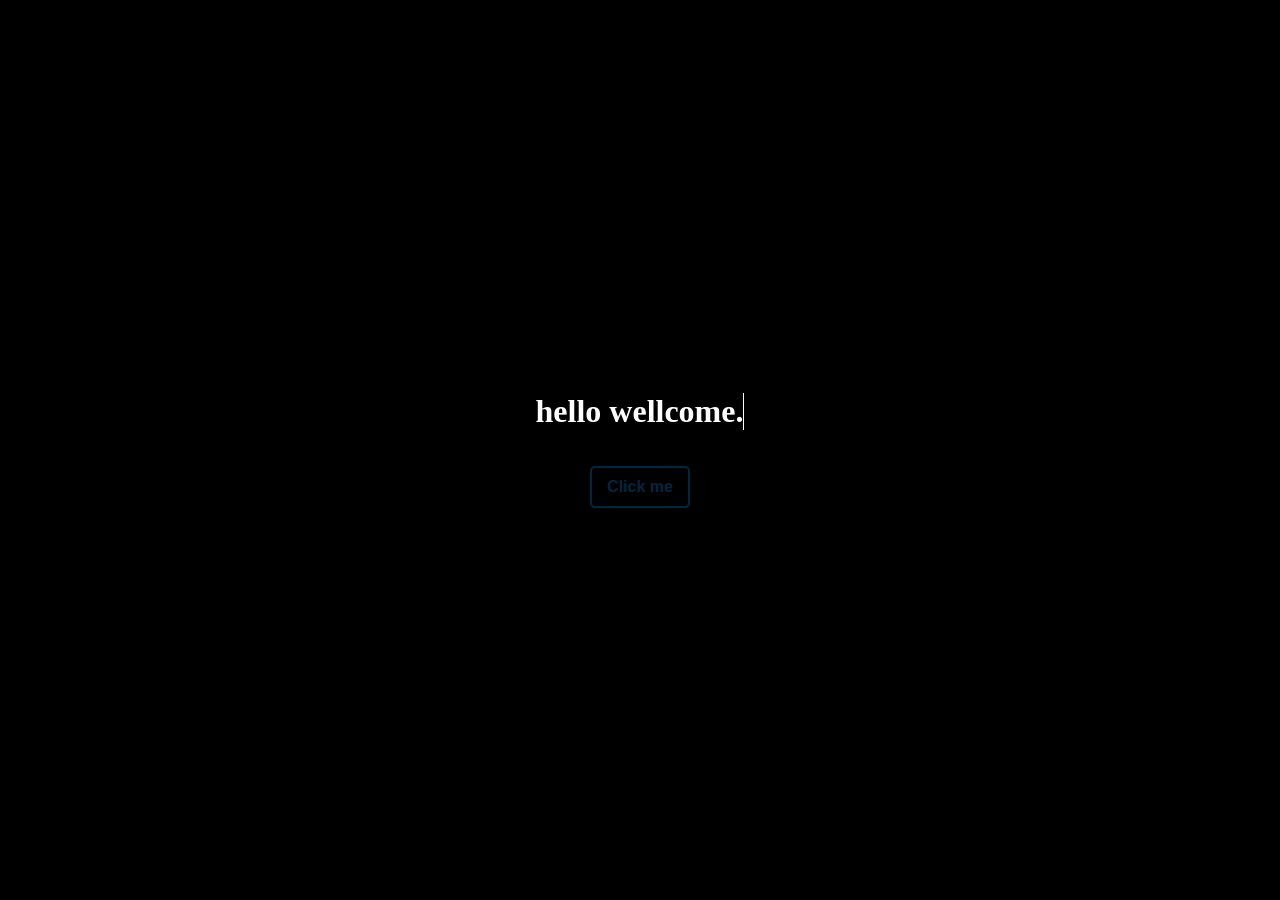
<file: test/test.html>
<!DOCTYPE html>
<html lang="en">
<head>
    <meta charset="UTF-8">
    <meta name="viewport" content="width=device-width, initial-scale=1.0">
    <title>Document</title>
    <style>
        *{
            margin: 0;
            padding: 0;
            box-sizing: border-box;
        }
        body{
            background-color: black;
            color: white;
            display: flex;
            justify-content: center;
            align-items: center;
            height: 100vh;
            flex-direction: column;
        }
        h1{
            border-right: 1px solid white;
            width: 100%;
            white-space: nowrap;
            overflow: hidden;
            animation: blink .9s infinite, write 2s steps(15);
        }
        .container{
            display: inline-block;
        }
        .btn{
            border: 2px solid rgb(0, 39, 64);
            background-color: rgba(0, 0, 0, 0);
            padding: 10px 15px;
            text-decoration: none;
            color: rgb(0, 39, 64);
            border-radius: 5px;
            transition: all .5s;
            font-weight: bold;
            font-family: sans-serif;
        }
        .btn:hover{
            background-color: rgb(0, 39, 64);
            color: white;
        }
        @keyframes blink {
            50%{
                border: none;
            }
        }
        @keyframes write {
            from{
                width: 0;
            }
            to{
                width: 100%;
            }
        }
    </style>
</head>
<body>
    <div class="container">
        <h1 class="text">hello wellcome.</h1>

        <br><br>
    </div>
    <a href="#" class="btn">Click me</a>

</body>
</html>
</file>
<file: CSS/style.css>
:root{
  /* --bg-color:rgb(0 32 58);
  --card-bg:rgb(1, 72, 130); */
  --bg-color:rgb(18 18 18 / var(--tw-bg-opacity, 1)); 
  --card-bg:rgb(24 24 27 / 0.7);
  --card-sh: 0 10px 10px rgba(0, 5, 20, 0.5);
}
body {
  font-family: "poppins", sans-serif;
  background: var(--bg-color);
  color: white;
  margin: 0;
  padding: 0;
}
body::selection {
  background: rgba(255, 255, 255, 0.15);
}
header {
  position: sticky;
  top: 0;
  background-color: var(--bg-color);
  display: flex;
  justify-content: space-around;
  align-items: center;
  box-shadow: 0 4px 20px 0 rgba(0, 0, 0, 0.4);
  z-index: 1000;
}
header h1 {
  margin: 0;
  padding: 0;
}
.center {
  text-align: center;
}
.pad-5{
  padding: 0 5px;
}
.nav-links ul {
  display: flex;
  justify-content: center;
  list-style: none;
  gap: 12px;
}
.links ul{
  display: flex;
  justify-content: center;
  list-style: none;
  gap: 12px;
}
header a {
  /* color: white; */
  color: wheat;
  text-decoration: none;
  padding: 7px;
  font-weight: bold;
}
main a {
  color: white;
}
.link {
  text-decoration: none;
  padding: 5px 10px;
  border-radius: 15px;
  font-weight: 700;
}
.link:hover {
  background-color: #87cefa82;
  color: aqua;
}
.cards {
  display: flex;
  flex-direction: row;
  justify-content: center;
  flex-wrap: wrap;
  gap: 20px;
}
.card {
  background: var(--card-bg);
  text-align: center;
  border-radius: 20px;
  height: 620px;
  width: 310px;
  margin-top: 12px;
  transition: all 0.5s ease;
  /* box-shadow: 0 10px 10px rgba(0, 5, 20, 0.5); */
  box-shadow: var(--card-sh);
}
.card a:hover {
  transform: scale(1.2);
}
.card:hover {
  transform: scale(1.08);
}
.card img {
  border-radius: 20px 20px 0 0;
  width: 100%;
  height: 50%;
}
img {
  height: 300px;
  width: 230px;
}
.details-boxs {
  display: flex;
  align-items: center;
  flex-direction: column;
}
.details-box {
  /* box-shadow: 0 10px 10px rgba(0, 5, 20, 0.5); */
  box-shadow: var(--card-sh);
  background: var(--card-bg);
  border-radius: 20px;
  margin: 10px 0;
  padding: 20px;
  width: 70%;
}
.reviews {
  display: flex;
  justify-content: center;
  gap: 40px;
}
.review {
  width: 40%;
  padding: 10px;
  border-radius: 20px;
  background: var(--bg-color);
  transition: transform .5s ease;
  box-shadow: var(--card-sh);
  /* box-shadow: 0 10px 10px rgba(0, 5, 20, 0.5); */
}
.review:hover{
    transform: scale(1.06);
}
.search-sec{
  border: 1px solid white;
  width: max-content;
  padding: 20px;
  border-radius: 20px;
  margin: auto;
  background: var(--card-bg);
  box-shadow: var(--card-sh);
  /* box-shadow: 0 10px 10px rgba(0, 5, 20, 0.5); */
}
input[type="text"] {
  border-radius: 10px;
  border: none;
  padding: 5px;
  color: white;
  background-color: lightskyblue;
}
input[type="submit"],
input[type="reset"] {
  border-radius: 20px;
  padding: 10px;
  background-color: lightskyblue;
}

@media screen and (max-width: 768px) {
  body{
    font-size: 14px;
  }
  header{
    flex-direction: column;
  }
  .nav-links ul{
    gap: 35px;
  }
  .cards{
    gap: 40px;
  }
  .animation{
    font-size: 10px;
  }
  body {
    font-size: 14px;
  }
  .cards {
    flex-direction: column;
    align-items: center;
  }
}
</file>
<file: CSS/Animations.css>
.orbitron-abc {
  font-family: "Orbitron", sans-serif;
  font-optical-sizing: auto;
  font-weight: 400;
  font-style: normal;
}
.animation {
  position: fixed;
  top: 0;
  left: 0;
  height: 100vh;
  width: 100vw;
  color: white;
  background-color: rgb(0, 0, 0);
  display: flex;
  justify-content: center;
  align-items: center;
  z-index: 1000;
  animation: fadeOutLoader .5s ease 6s forwards, lsp 1.5s ease-in-out 4.5s forwards;
  font-family: "Orbitron";
}
.animate::before {
  content: "";
  animation: write1 1.5s ease 0.5s forwards;
  color: green;
}
.animate::after {
  content: "";
  animation: write2 2s ease 2.5s forwards;
  color: green;
}
nav li a {
  position: relative;
  display: inline-block;
}
nav li a::after {
  content: "";
  position: absolute;
  background: white;
  height: 2px;
  width: 0;
  bottom: 0;
  left: 50%;
  transition: all 300ms;
}
nav li a:hover::after {
  width: 90%;
  left: 0;
}

.btn , .card a{
  border: 2px solid white;
  background-color: rgba(0, 0, 0, 0);
  padding: 10px 15px;
  text-decoration: none;
  color: rgb(0 32 58);
  border-radius: 5px;
  transition: all 0.5s;
  font-weight: bold;
  font-family: sans-serif;
  color: white;
}
.btn:hover, .card a:hover {
  background-color: white;
  color: rgb(0 32 58);
}

@keyframes write1 {
  0% {
    content: "P";
  }
  10% {
    content: "PR";
  }
  20% {
    content: "PRE";
  }
  30% {
    content: "PRES";
  }
  40% {
    content: "PRESE";
  }
  50% {
    content: "PRESEN";
  }
  60% {
    content: "PRESENT";
  }
  70% {
    content: "PRESENTI";
  }
  80% {
    content: "PRESENTIN";
  }
  90% {
    content: "PRESENTING";
  }
  100% {
    content: "PRESENTING ";
  }
}

@keyframes write2 {
  0% {
    content: " ";
  }
  6.25% {
    content: " M";
  }
  12.5% {
    content: " MO";
  }
  18.75% {
    content: " MOV";
  }
  25% {
    content: " MOVI";
  }
  31.25% {
    content: " MOVIE";
  }
  37.5% {
    content: " MOVIE ";
  }
  43.75% {
    content: " MOVIE E";
  }
  50% {
    content: " MOVIE EX";
  }
  56.25% {
    content: " MOVIE EXE";
  }
  62.5% {
    content: " MOVIE EXEP";
  }
  68.75% {
    content: " MOVIE EXEPL";
  }
  75% {
    content: " MOVIE EXEPLOR";
  }
  81.25% {
    content: " MOVIE EXEPLORE";
  }
  87.50% {
    content: " MOVIE EXEPLORER";
  }
  100% {
    content: " MOVIE EXEPLORER ";
  }
}

@keyframes lsp {
  0% {
    letter-spacing: 0px;
    transform: scale(1);
  }
  100% {
    letter-spacing: 10px;
    transform: scale(2);
  }
}

@keyframes fadeOutLoader {
  0% {
    opacity: 1;
    visibility: visible;
  }
  100% {
    opacity: 0;
    visibility: hidden;
    pointer-events: none;
  }
}
</file>
